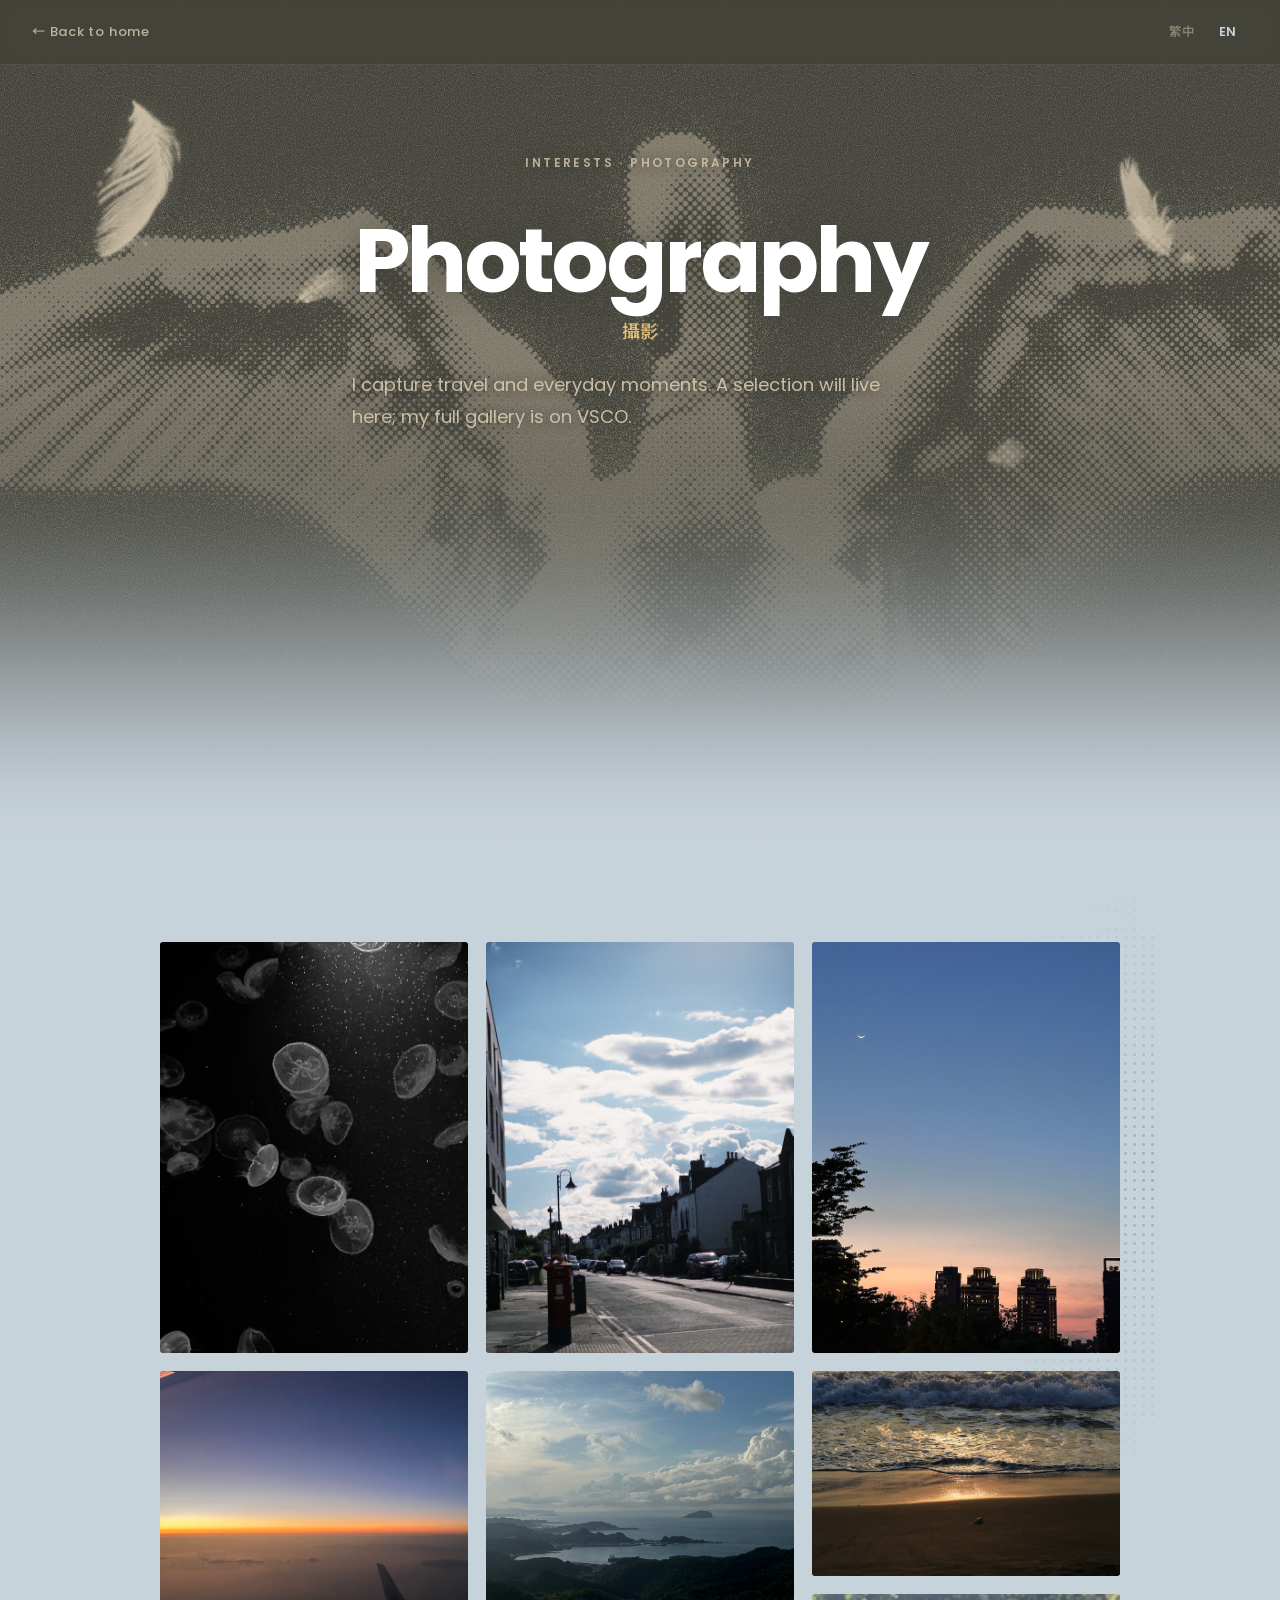
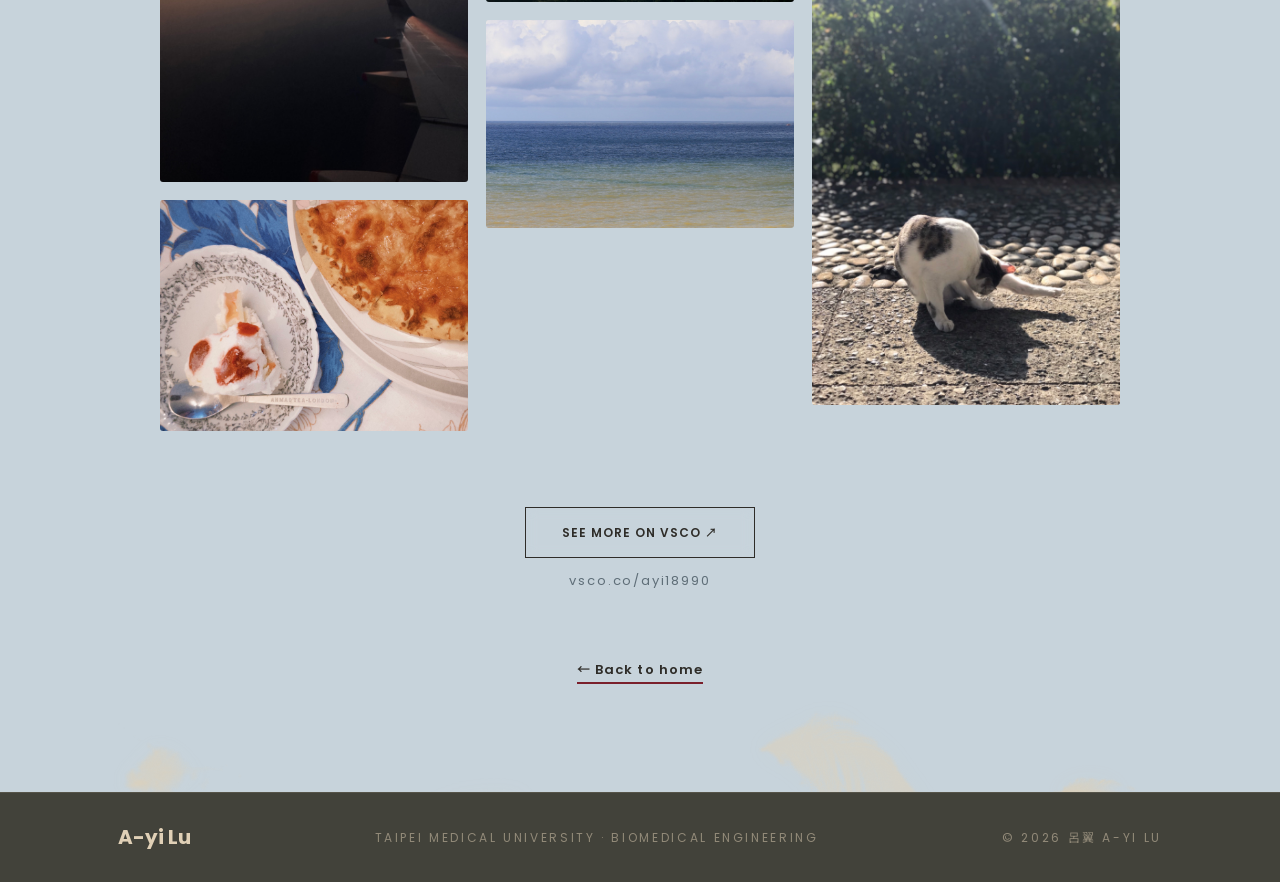
<file: photos.html>
<!doctype html>
<html lang="zh-Hant">
<head>
<meta charset="utf-8">
<meta name="viewport" content="width=device-width, initial-scale=1, viewport-fit=cover">
<title>攝影 · 呂翼 A-yi Lu</title>
<meta name="description" content="呂翼 A-yi Lu — 攝影作品">
<link rel="icon" href="favicon.svg" type="image/svg+xml">
<link rel="icon" href="favicon-32.png" sizes="32x32" type="image/png">
<link rel="apple-touch-icon" href="apple-touch-icon.png">
<link rel="preconnect" href="https://fonts.googleapis.com">
<link rel="preconnect" href="https://fonts.gstatic.com" crossorigin>
<link rel="stylesheet" href="https://fonts.googleapis.com/css2?family=Poppins:wght@300;400;500;600;700&family=Noto+Sans+TC:wght@300;400;500;700&display=swap">
<link rel="stylesheet" href="style.css?v=20261116a">
<link rel="stylesheet" href="sub.css?v=20261116a">
<link rel="stylesheet" href="theme.css?v=20261116a">
<link rel="stylesheet" href="sub-palette.css?v=20261116a">
</head>
<body class="subpage">
<header class="nav scrolled" id="nav">
  <div class="in">
    <a class="back" href="index.html#interests" id="back">← 回到首頁</a>
    <div class="lang" role="group" aria-label="Language">
      <button type="button" id="lang-zh" data-lang="zh" aria-pressed="true">繁中</button>
      <button type="button" id="lang-en" data-lang="en" aria-pressed="false">EN</button>
    </div>
  </div>
</header>
<main id="main"></main>
<footer>
  <div class="in">
    <span class="sig">A-yi Lu</span>
    <small id="foot-note"></small>
    <small id="copyright"></small>
  </div>
</footer>
<script src="photos-content.js?v=20261116a"></script>
<script src="photos.js?v=20261116a"></script>
<script src="feathers.js?v=20261116a"></script>
</body>
</html>
</file>
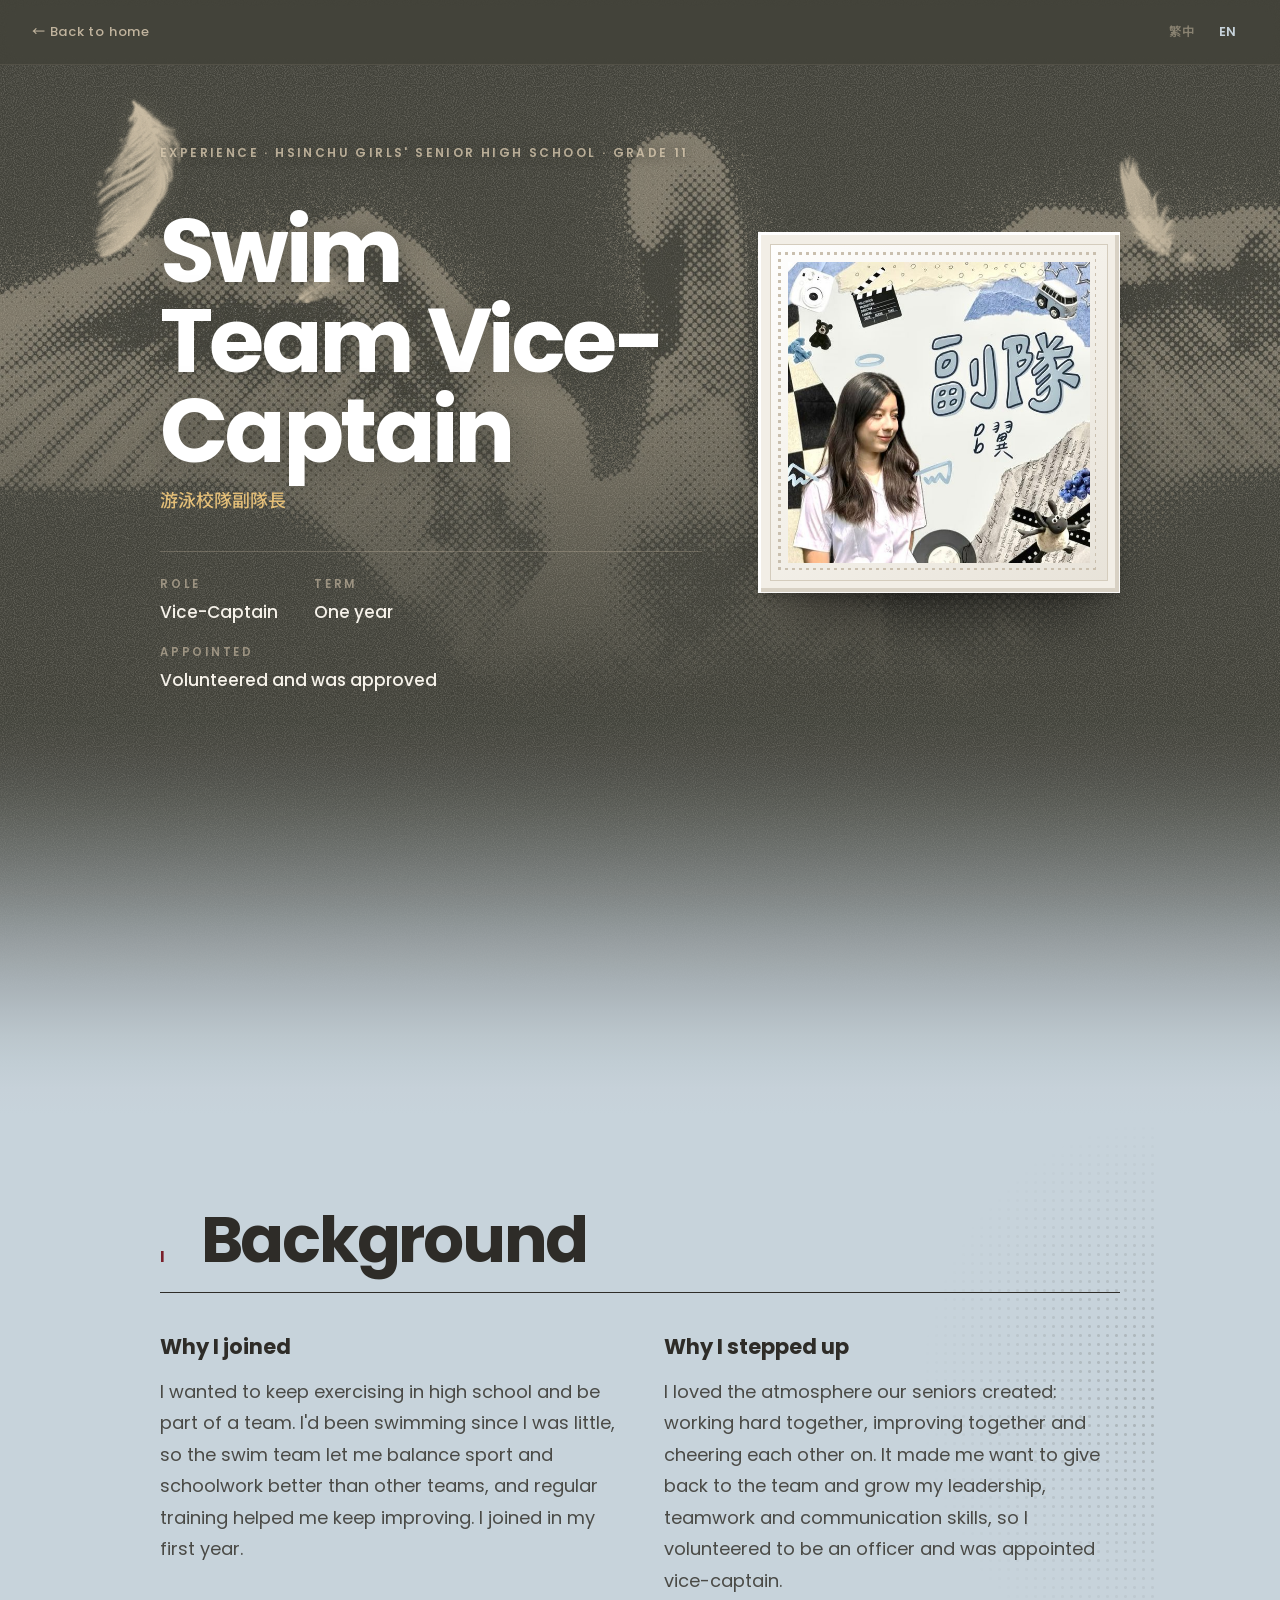
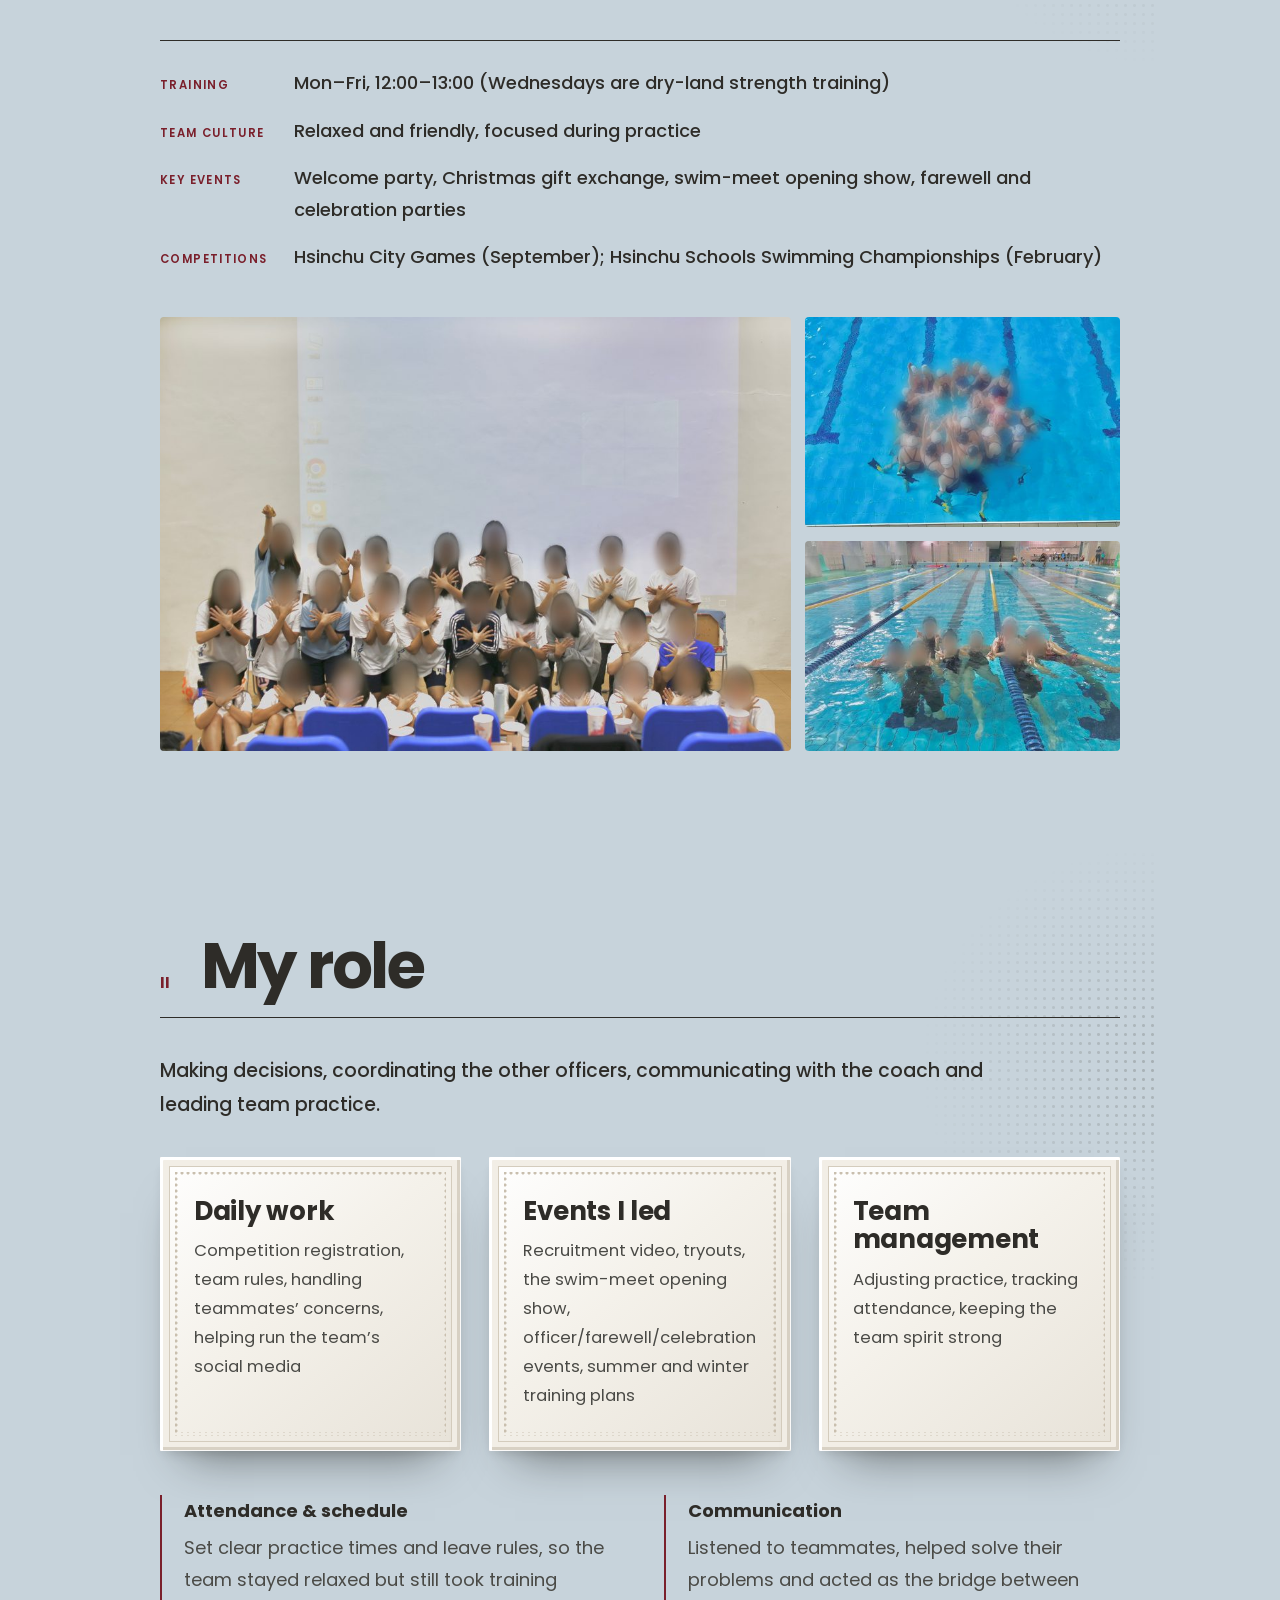
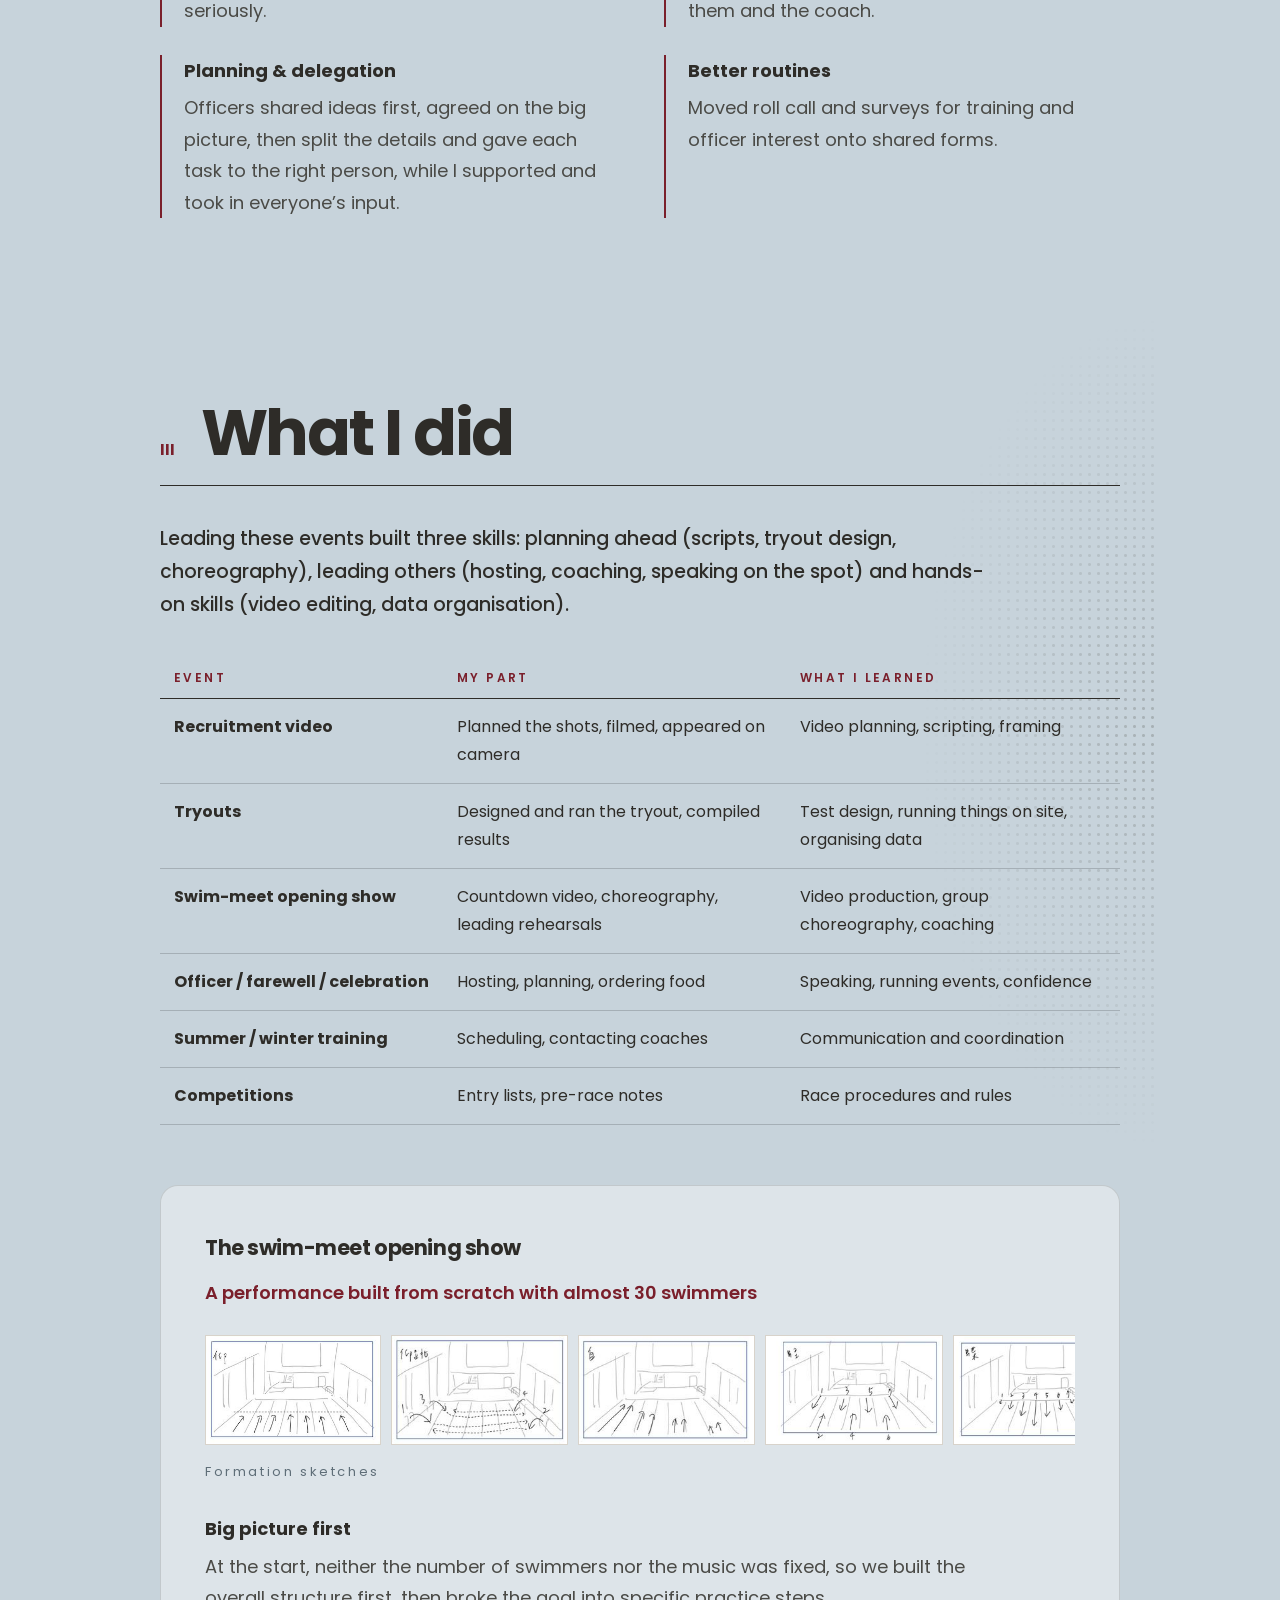
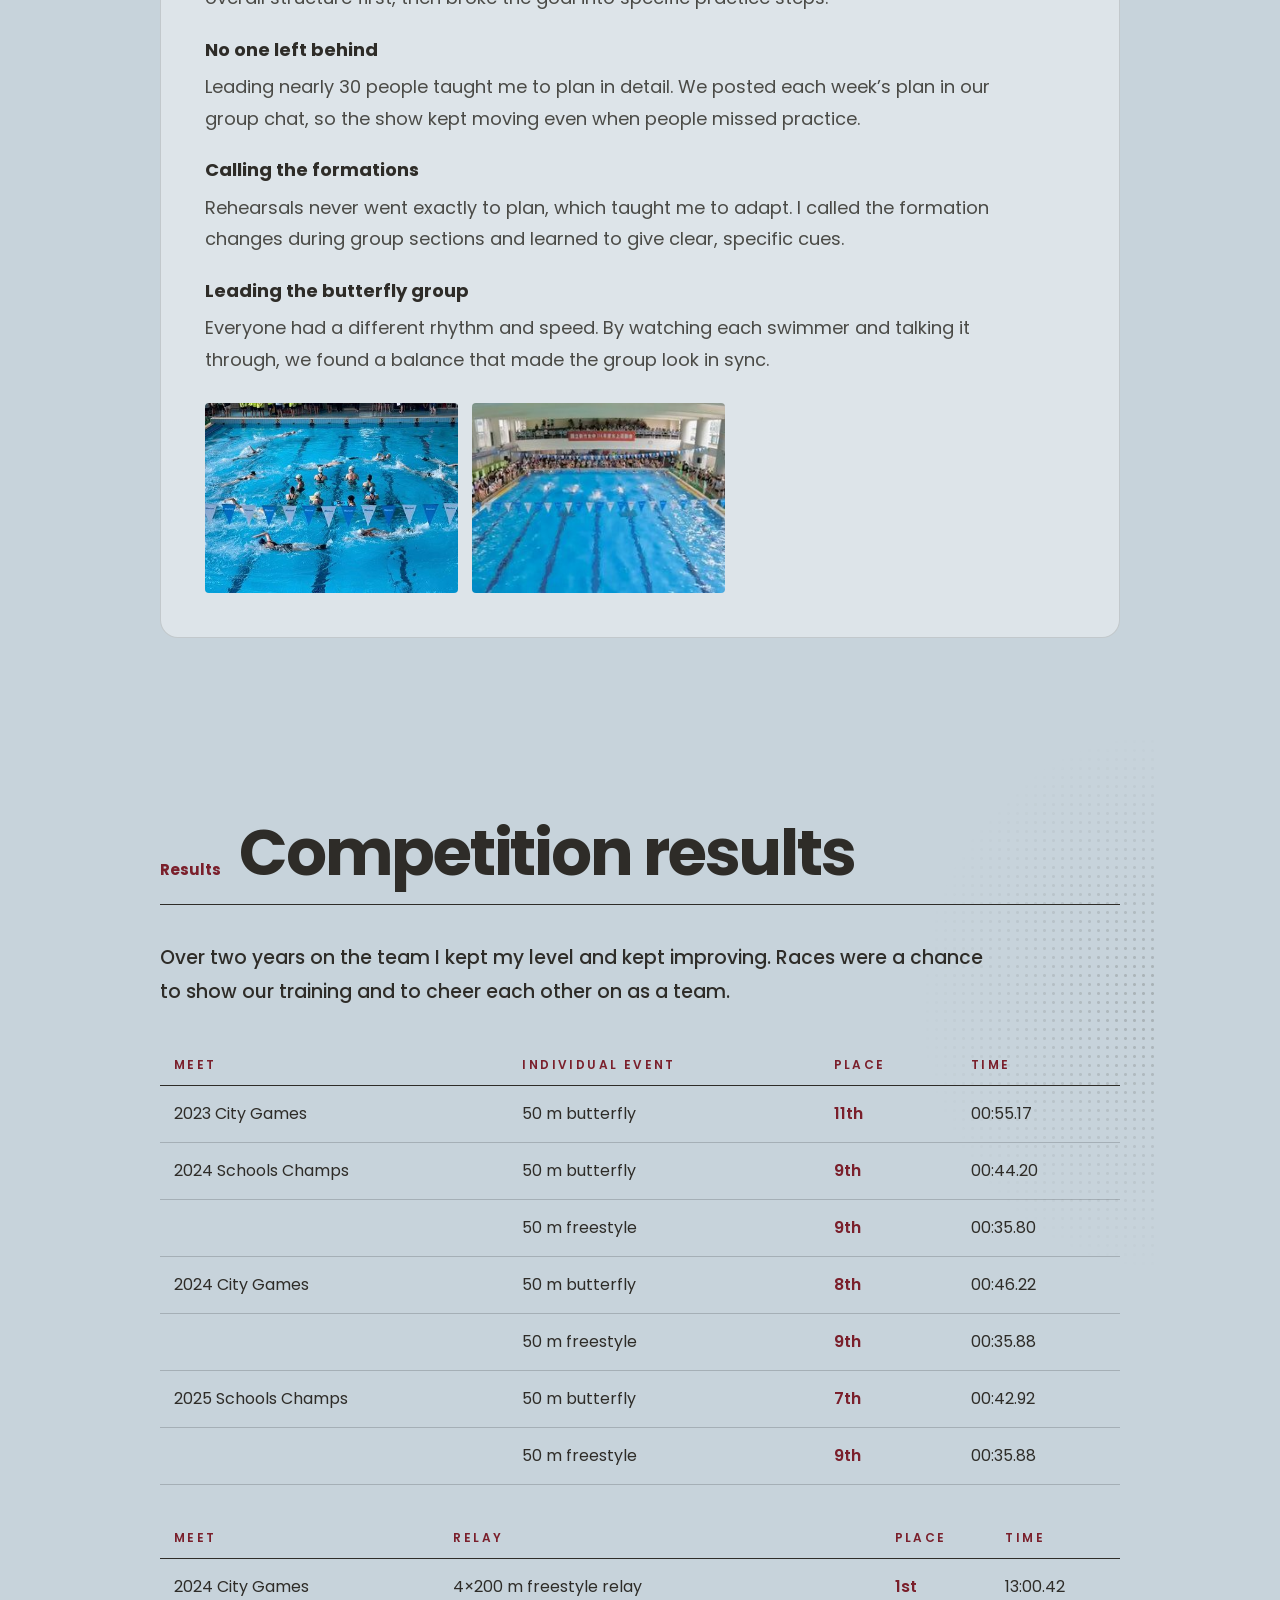
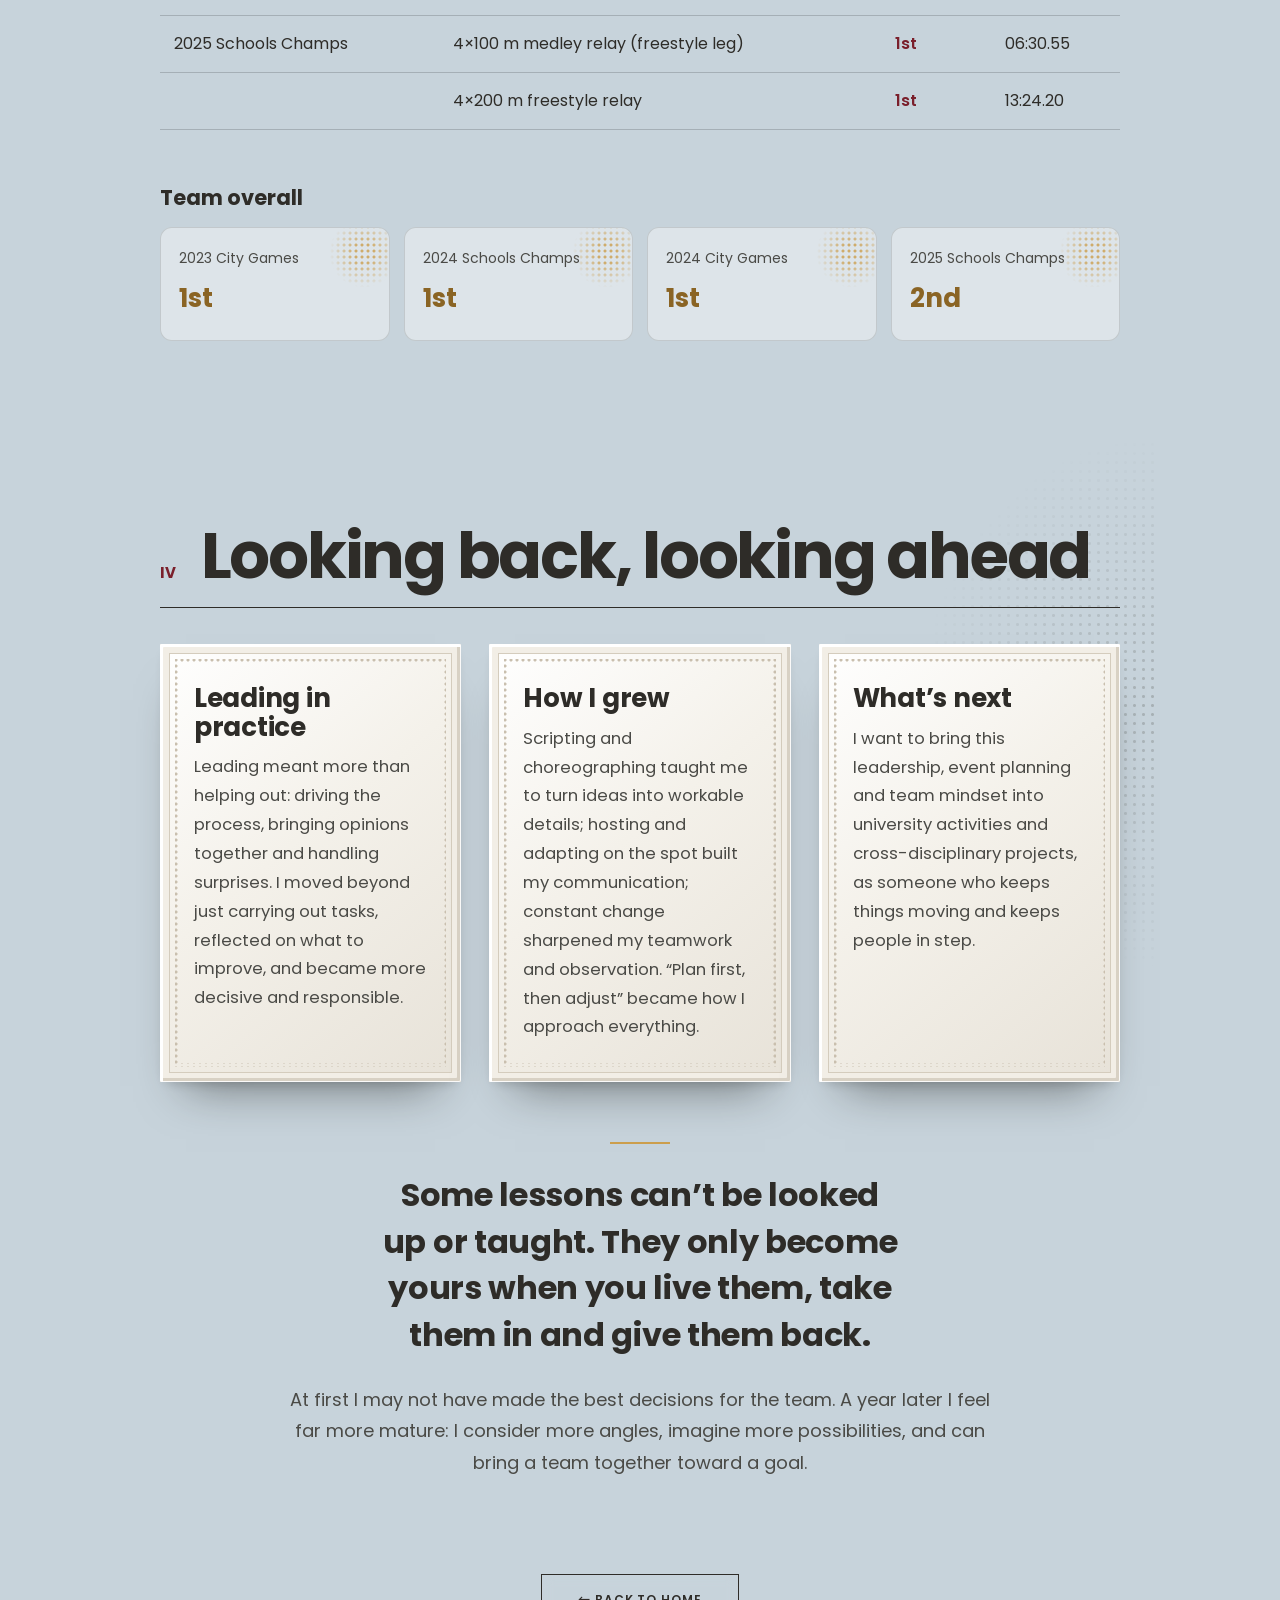
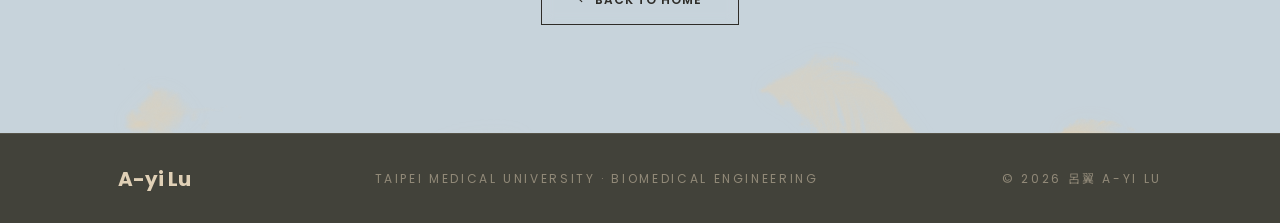
<file: swim.html>
<!doctype html>
<html lang="zh-Hant">
<head>
<meta charset="utf-8">
<meta name="viewport" content="width=device-width, initial-scale=1, viewport-fit=cover">
<title>游泳校隊副隊長 · 呂翼 A-yi Lu</title>
<meta name="description" content="呂翼 A-yi Lu — 新竹女中游泳校隊副隊長經歷">
<link rel="icon" href="favicon.svg" type="image/svg+xml">
<link rel="icon" href="favicon-32.png" sizes="32x32" type="image/png">
<link rel="apple-touch-icon" href="apple-touch-icon.png">
<link rel="preconnect" href="https://fonts.googleapis.com">
<link rel="preconnect" href="https://fonts.gstatic.com" crossorigin>
<link rel="stylesheet" href="https://fonts.googleapis.com/css2?family=Poppins:wght@300;400;500;600;700&family=Noto+Sans+TC:wght@300;400;500;700&display=swap">
<link rel="stylesheet" href="style.css?v=20261116a">
<link rel="stylesheet" href="sub.css?v=20261116a">
<link rel="stylesheet" href="theme.css?v=20261116a">
<link rel="stylesheet" href="sub-palette.css?v=20261116a">
</head>
<body class="subpage">
<header class="nav scrolled" id="nav">
  <div class="in">
    <a class="back" href="index.html#experience" id="back">← 回到首頁</a>
    <div class="lang" role="group" aria-label="Language">
      <button type="button" id="lang-zh" data-lang="zh" aria-pressed="true">繁中</button>
      <button type="button" id="lang-en" data-lang="en" aria-pressed="false">EN</button>
    </div>
  </div>
</header>
<main id="main"></main>
<footer>
  <div class="in">
    <span class="sig">A-yi Lu</span>
    <small id="foot-note"></small>
    <small id="copyright"></small>
  </div>
</footer>
<script src="swim-content.js?v=20261116a"></script>
<script src="sub.js?v=20261116a"></script>
<script src="feathers.js?v=20261116a"></script>
</body>
</html>
</file>
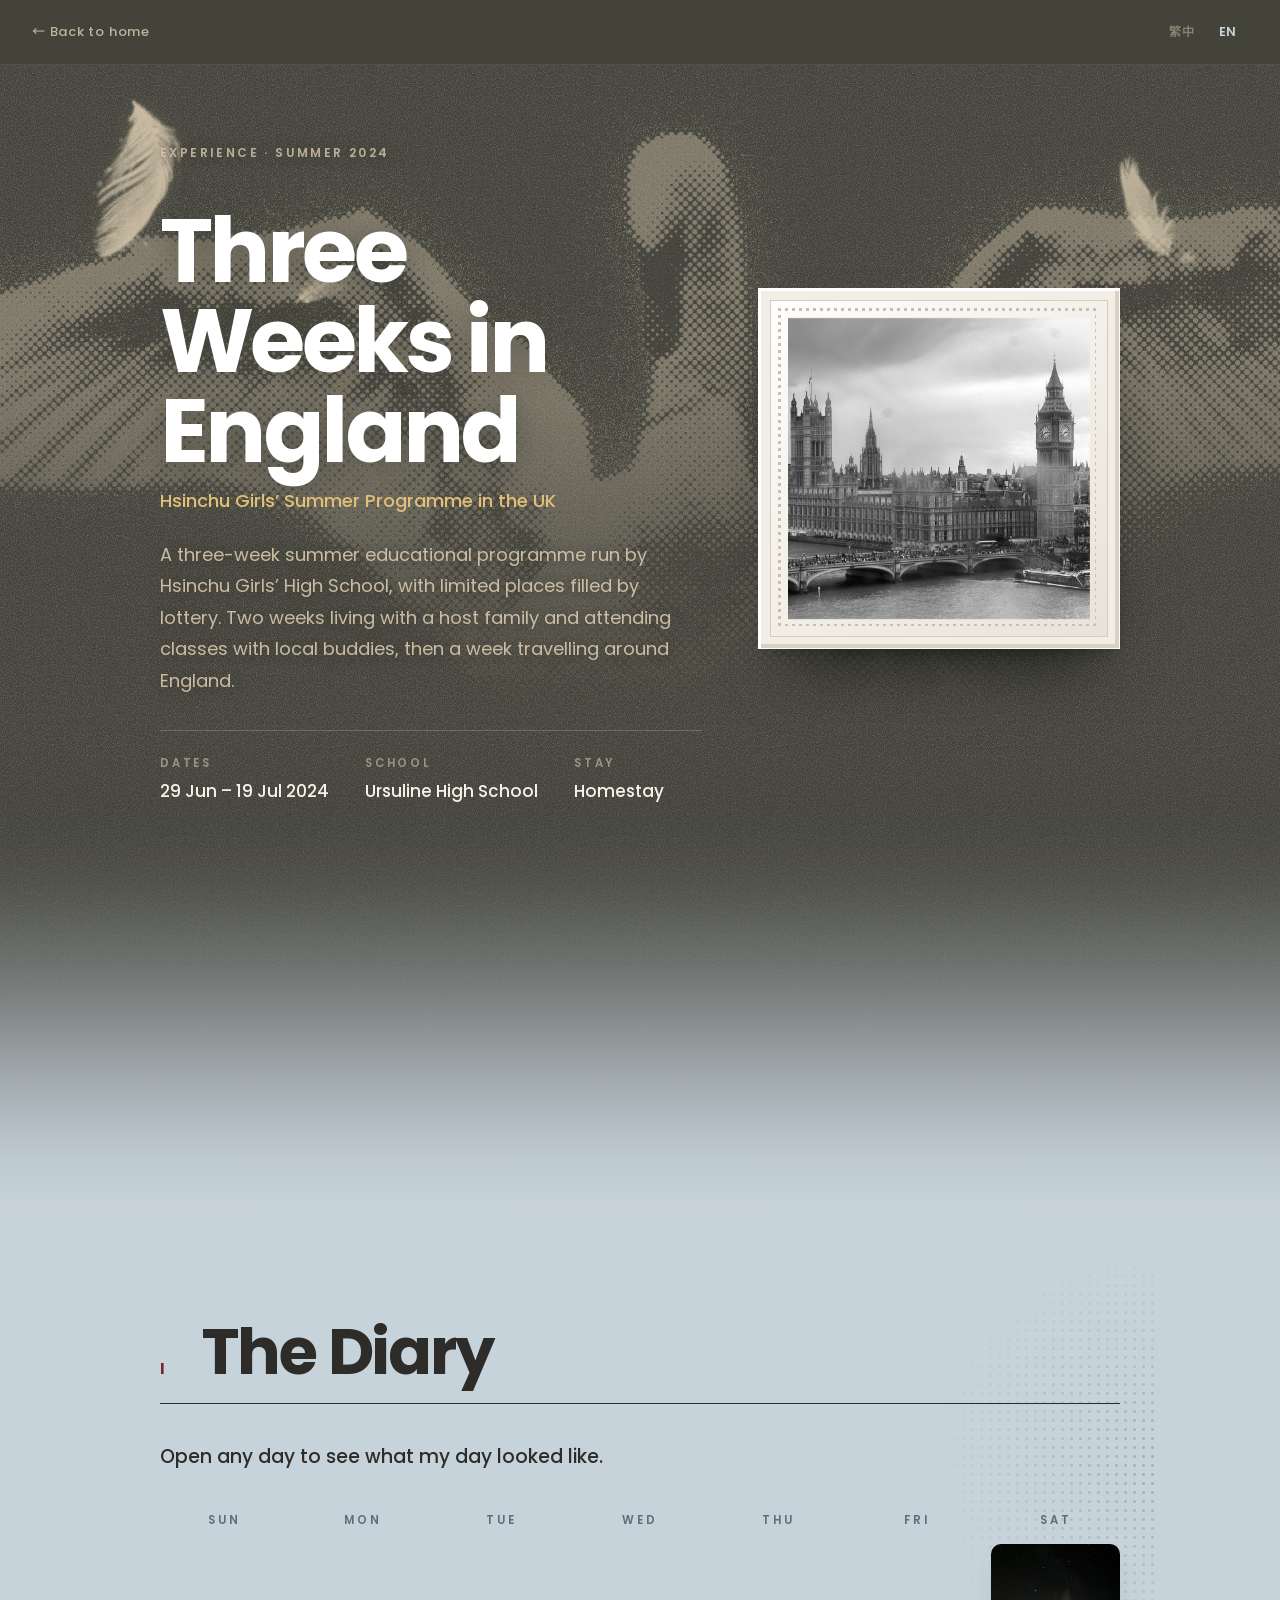
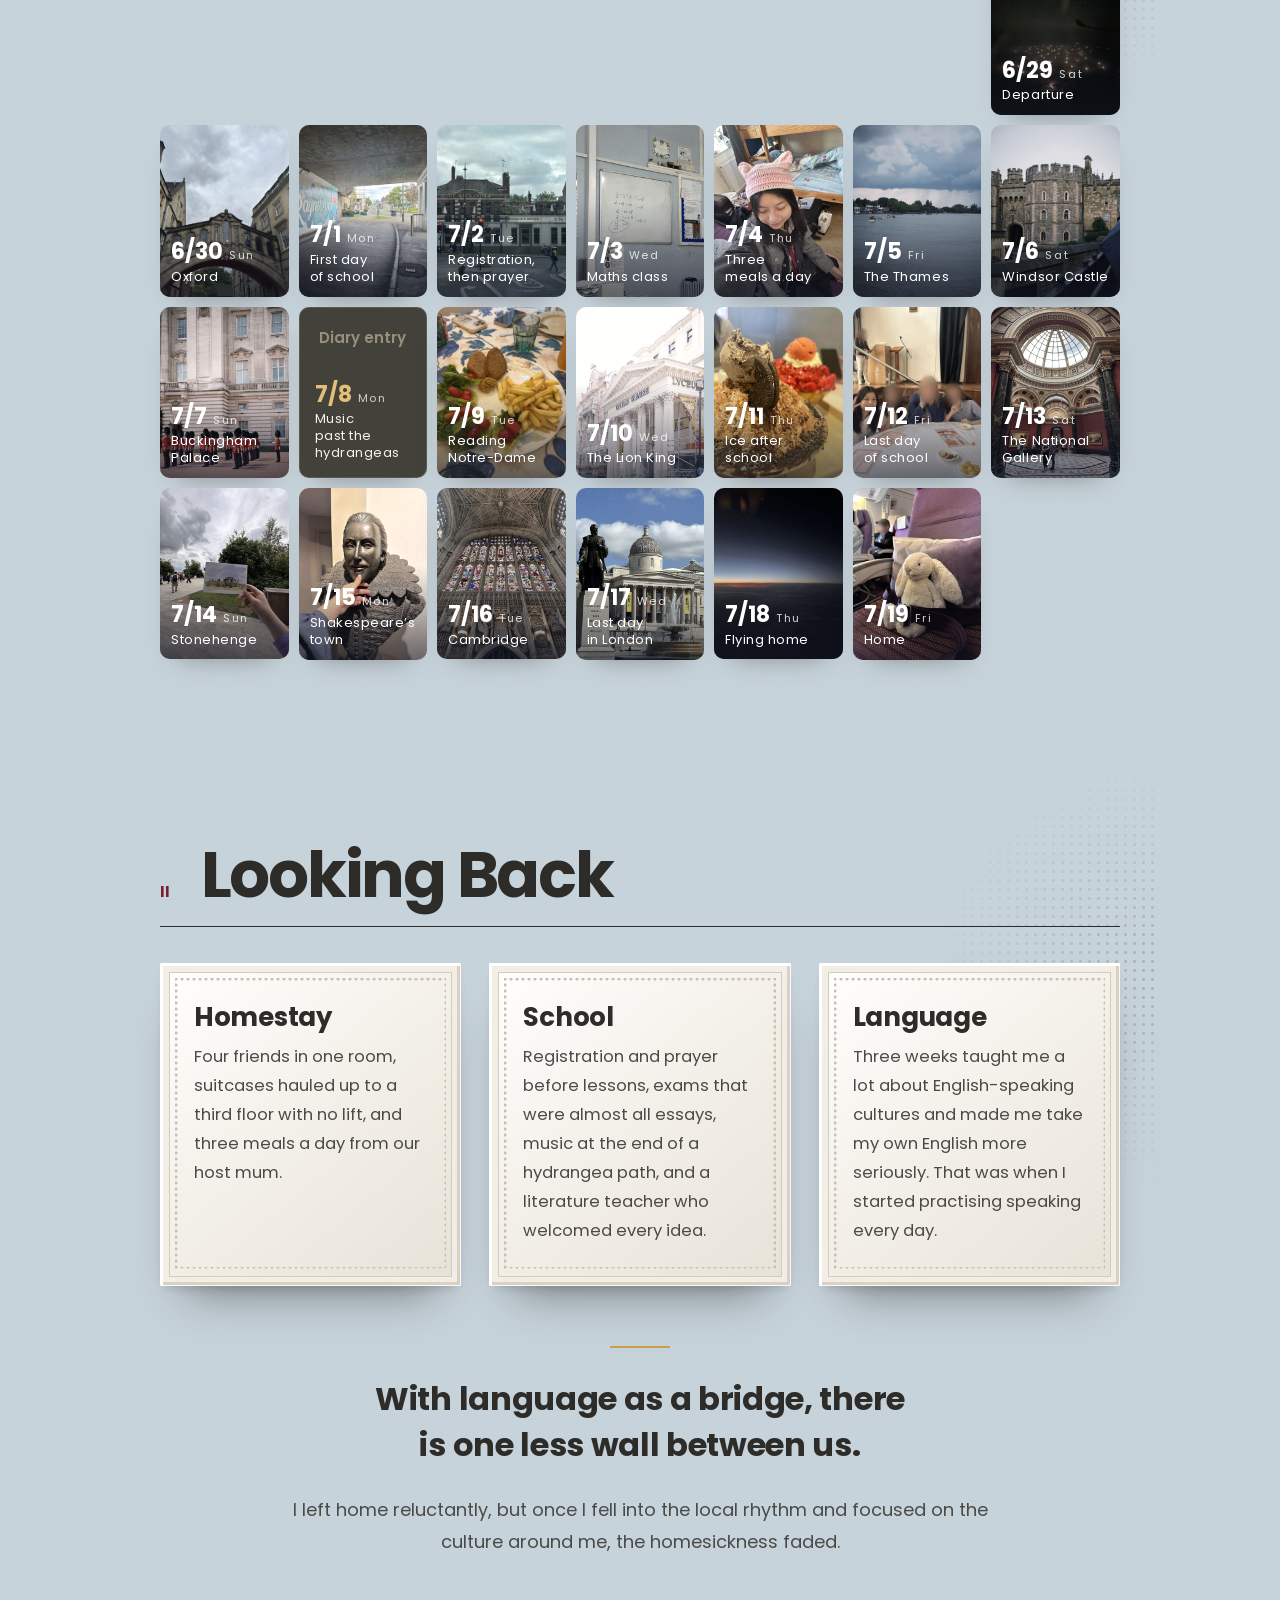
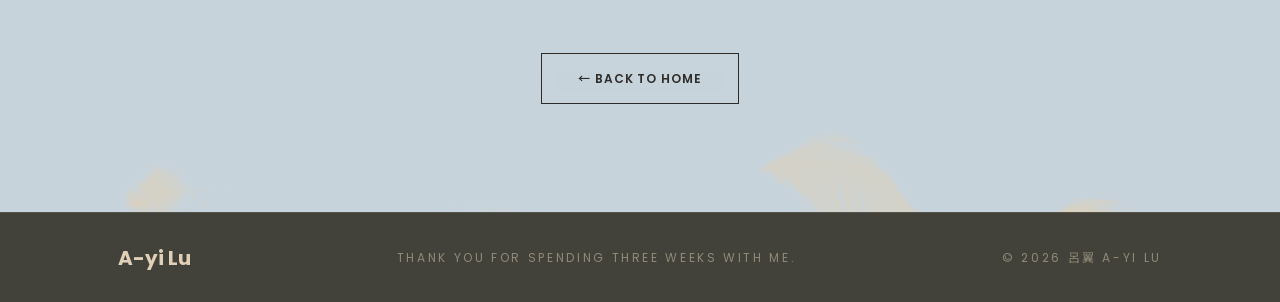
<file: uk.html>
<!doctype html>
<html lang="zh-Hant">
<head>
<meta charset="utf-8">
<meta name="viewport" content="width=device-width, initial-scale=1, viewport-fit=cover">
<title>英國教育旅行 · 呂翼 A-yi Lu</title>
<meta name="description" content="呂翼 A-yi Lu — 新竹女中 2024 暑期英國教育旅行 · 三週日記">
<link rel="icon" href="favicon.svg" type="image/svg+xml">
<link rel="icon" href="favicon-32.png" sizes="32x32" type="image/png">
<link rel="apple-touch-icon" href="apple-touch-icon.png">
<link rel="preconnect" href="https://fonts.googleapis.com">
<link rel="preconnect" href="https://fonts.gstatic.com" crossorigin>
<link rel="stylesheet" href="https://fonts.googleapis.com/css2?family=Poppins:wght@300;400;500;600;700&family=Noto+Sans+TC:wght@300;400;500;700&display=swap">
<link rel="stylesheet" href="style.css?v=20261116a">
<link rel="stylesheet" href="sub.css?v=20261116a">
<link rel="stylesheet" href="theme.css?v=20261116a">
<link rel="stylesheet" href="sub-palette.css?v=20261116a">
</head>
<body class="subpage">
<header class="nav scrolled" id="nav">
  <div class="in">
    <a class="back" href="index.html#experience" id="back">← 回到首頁</a>
    <div class="lang" role="group" aria-label="Language">
      <button type="button" id="lang-zh" data-lang="zh" aria-pressed="true">繁中</button>
      <button type="button" id="lang-en" data-lang="en" aria-pressed="false">EN</button>
    </div>
  </div>
</header>
<main id="main"></main>
<footer>
  <div class="in">
    <span class="sig">A-yi Lu</span>
    <small id="foot-note"></small>
    <small id="copyright"></small>
  </div>
</footer>
<script src="uk-content.js?v=20261116a"></script>
<script src="uk.js?v=20261116a"></script>
<script src="feathers.js?v=20261116a"></script>
<script src="fly.js?v=20261116a"></script>
</body>
</html>
</file>
<file: style.css>
/* ==========================================================
   字體設定 Fonts
   --body  內文：英文 Times New Roman、中文 新細明體
   --title 標題：Cormorant Garamond（優雅斜體，飄逸但好讀）
   ========================================================== */
:root{
  --fog:#F5F3EF; --mist:#ECE8E1; --marble:#F8F6F2; --stone:#BFB6A8; --stone-2:#DAD3C8;
  --ink:#27304A; --dusk:#6B6877; --pink:#7A1F2B;--wine:#7A1F2B; --water:#9DBFD2; --water-soft:#DCEAF1;
  --body:"Times New Roman",Times,"Noto Serif TC","Source Han Serif TC","Songti TC",serif;
  --title:"Cormorant Garamond","Times New Roman",Times,"Noto Serif TC","Source Han Serif TC",serif;
  --colw:clamp(40px,10vw,150px);
  color-scheme:light;
}
@media (max-width:600px){:root{--colw:30px}}
*{box-sizing:border-box}
html{scroll-behavior:smooth;scroll-padding-top:72px}
body{margin:0;background:var(--fog);color:var(--ink);font-family:var(--body);font-size:18px;line-height:1.75;-webkit-font-smoothing:antialiased;overflow-x:hidden}
body.zh{font-size:17px;line-height:1.95}
img{max-width:100%;display:block}
a{color:inherit}
:focus-visible{outline:1.5px solid var(--pink);outline-offset:4px}
.wrap{max-width:calc(1100px + 2 * var(--colw));margin:0 auto;padding-inline:calc(var(--colw) + 32px);position:relative;z-index:2}
@media (max-width:520px){.wrap{padding-inline:calc(var(--colw) + 16px)}}
.label{font-family:var(--body);font-size:12px;letter-spacing:.32em;text-transform:uppercase;color:var(--dusk)}
body.zh .label{letter-spacing:.3em;font-size:13px}

/* ---------- nav ---------- */
.nav{position:fixed;top:0;left:0;right:0;z-index:50;padding-top:env(safe-area-inset-top,0px);transition:background .6s,box-shadow .6s}
.nav.scrolled{background:rgba(245,243,239,.8);-webkit-backdrop-filter:blur(16px) saturate(1.2);backdrop-filter:blur(16px) saturate(1.2);box-shadow:0 1px 0 rgba(191,182,168,.35)}
.nav .in{display:flex;align-items:center;gap:28px;height:64px;margin:0 auto;padding-inline:calc(var(--colw) + 24px)}
.mono{font-family:var(--title);font-style:italic;font-weight:500;font-size:26px;line-height:1;text-decoration:none}
.links{display:flex;gap:30px;margin-left:auto}
.links a{font-size:12.5px;letter-spacing:.24em;text-transform:uppercase;text-decoration:none;color:var(--dusk);transition:color .3s}
body.zh .links a{letter-spacing:.3em;font-size:14px}
.links a:hover{color:var(--ink)}
.lang{display:inline-flex;border:1px solid var(--stone);border-radius:999px;padding:2px;font-size:13px;background:rgba(255,255,255,.75);-webkit-backdrop-filter:blur(8px);backdrop-filter:blur(8px)}
.lang button{all:unset;cursor:pointer;padding:4px 13px;border-radius:999px;color:var(--dusk);transition:background .35s,color .35s}
.lang button[aria-pressed="true"]{background:var(--ink);color:var(--fog)}
.lang button:focus-visible{outline:1.5px solid var(--pink)}
@media (max-width:760px){.links{display:none}.lang{margin-left:auto}.nav .in{padding-inline:calc(var(--colw) + 12px)}}

/* ---------- hero ---------- */
.hero{position:relative;overflow:visible;min-height:max(720px,min(100svh,980px));display:grid;place-items:center;background:#EEF1F2;z-index:1}
.hero-bg{position:absolute;inset:0;overflow:hidden;z-index:0}
.hero .scene{position:absolute;left:0;top:-4%;width:100%;height:108%;object-fit:cover;object-position:50% 50%;will-change:transform}
.hero .haze{position:absolute;inset:0;z-index:1;pointer-events:none;background:
  radial-gradient(ellipse 42% 34% at 50% 44%,rgba(255,255,255,.78) 0%,rgba(255,255,255,0) 100%),
  linear-gradient(to bottom,rgba(250,250,248,.55),rgba(250,250,248,0) 40%)}
.hero-text{position:relative;z-index:6;text-align:center;display:flex;flex-direction:column;align-items:center;padding:150px 24px 220px;max-width:760px}
.name{font-family:var(--title);font-style:italic;font-weight:400;font-size:clamp(64px,9vw,128px);line-height:.95;margin:.35em 0 0;letter-spacing:-.01em;text-shadow:0 0 40px rgba(255,255,255,.9)}
.name-zh{font-family:var(--body);font-size:clamp(20px,2vw,24px);letter-spacing:.8em;margin:.6em 0 0 .8em;color:var(--dusk)}
.rule{width:min(260px,60vw);height:1px;margin:26px 0 22px;background:linear-gradient(90deg,transparent,var(--pink),transparent)}
.tagline{font-family:var(--title);font-style:italic;font-weight:500;font-size:clamp(22px,2.3vw,28px);line-height:1.35;margin:0;max-width:24em;text-shadow:0 0 24px rgba(255,255,255,.9)}
body.zh .tagline{font-family:var(--body);font-style:normal;font-weight:400;font-size:clamp(19px,2vw,22px);letter-spacing:.12em}
.sub{font-size:16px;color:var(--dusk);margin:12px 0 0;max-width:32em;line-height:1.8;text-shadow:0 0 18px rgba(255,255,255,.95)}
body.zh .sub{letter-spacing:.06em;font-size:15.5px}
.enter{margin-top:36px;display:inline-flex;align-items:center;gap:12px;font-size:12.5px;letter-spacing:.34em;text-transform:uppercase;text-decoration:none;
  padding:14px 36px;border:1px solid rgba(39,48,74,.35);transition:background .5s,color .5s,border-color .5s;background:rgba(255,255,255,.55);-webkit-backdrop-filter:blur(6px);backdrop-filter:blur(6px)}
body.zh .enter{letter-spacing:.4em;font-size:14px}
.enter:hover{background:var(--ink);color:var(--fog);border-color:var(--ink)}
.star{width:13px;height:13px;fill:var(--pink);flex:none}
.hero-in>*{animation:rise 1.4s cubic-bezier(.22,1,.36,1) both}
.hero-in>*:nth-child(2){animation-delay:.1s}.hero-in>*:nth-child(3){animation-delay:.2s}.hero-in>*:nth-child(4){animation-delay:.28s}
.hero-in>*:nth-child(5){animation-delay:.36s}.hero-in>*:nth-child(6){animation-delay:.44s}.hero-in>*:nth-child(7){animation-delay:.52s}
@keyframes rise{from{opacity:.001;transform:translateY(22px);filter:blur(6px)}to{opacity:1;transform:none;filter:none}}
.swan{position:absolute;pointer-events:none}
.swan img{width:100%;height:auto}
.swan.in{z-index:3}
.swan.out{z-index:10}
.swan .bob{animation:bob 7s ease-in-out infinite}
.swan.s2 .bob{animation-duration:9s;animation-delay:-2s}
.swan.s3 .bob{animation-duration:8s;animation-delay:-4s}
.swan.s4 .bob{animation-duration:10s;animation-delay:-1s}
@keyframes bob{0%,100%{transform:translate(0,0) rotate(0)}50%{transform:translate(8px,-6px) rotate(-.8deg)}}
.hero .swan.in img{-webkit-mask-image:linear-gradient(to bottom,#000 72%,transparent 96%);mask-image:linear-gradient(to bottom,#000 72%,transparent 96%);opacity:.9;filter:blur(.3px)}
.hero .swan.in::after{content:"";position:absolute;left:-10%;right:-10%;bottom:2%;height:14%;border-radius:50%;background:radial-gradient(closest-side,rgba(157,191,210,.55),rgba(157,191,210,0));z-index:-1}
.hero .swan.trio{left:43%;bottom:calc(clamp(86px,12vh,116px) / 2 - 6px);width:min(11vw,160px)}
.hero .swan.wings{left:58%;bottom:calc(clamp(86px,12vh,116px) / 2 - 2px);width:min(3.6vw,52px)}
.hero .swan.littles{left:30%;bottom:calc(clamp(86px,12vh,116px) / 2 - 6px);width:min(9vw,130px)}
.swan.spread{left:calc(var(--colw) * .4);bottom:-230px;width:min(30vw,450px)}
.hero .swan.out img{-webkit-mask-image:linear-gradient(to bottom,#000 76%,transparent 97%);mask-image:linear-gradient(to bottom,#000 76%,transparent 97%)}
.hero .swan.out::after{content:"";position:absolute;left:-8%;right:-8%;bottom:1%;height:12%;border-radius:50%;background:radial-gradient(closest-side,rgba(120,160,185,.45),rgba(120,160,185,0));z-index:-1}
.swan.spread img{filter:drop-shadow(0 16px 20px rgba(80,110,140,.2))}
.swan.glide{right:calc(var(--colw) * .5);bottom:-200px;width:min(20vw,300px)}
.swan.glide img{filter:drop-shadow(0 12px 16px rgba(80,110,140,.18))}
@media (max-width:760px){
  .col-l{left:-100px}.col-r{right:-100px}  .hero-text{padding:120px 28px 230px}
  .hero .swan.trio{left:38%;width:26vw}
  .hero .swan.wings,.hero .swan.littles{display:none}
  .swan.spread{left:2%;bottom:-150px;width:50vw}
  .swan.glide{right:2%;bottom:-130px;width:34vw}
}


/* ---------- architecture: arch, pillars, nodes, balustrades ---------- */
:root{--shift:calc(var(--colw) * -0.5)}
.hero::before{content:"";position:absolute;left:0;right:0;top:0;height:30px;z-index:4;background:url(stone.jpg) center/cover;box-shadow:0 1px 0 #A99E8C,0 4px 10px rgba(39,48,74,.1)}
.arch-top,.arch-ring{position:absolute;top:0;left:calc(var(--colw) * .5 - 30px);right:calc(var(--colw) * .5 - 30px);height:max(150px,calc(var(--colw) * 1.65 + 30px));z-index:4;pointer-events:none;
  -webkit-mask-size:100% 100%;mask-size:100% 100%;-webkit-mask-repeat:no-repeat;mask-repeat:no-repeat}
.arch-top{background:url(stone.jpg) center top/auto 100% repeat-x;
  -webkit-mask-image:url("data:image/svg+xml,%3Csvg xmlns='http://www.w3.org/2000/svg' viewBox='0 0 1000 300' preserveAspectRatio='none'%3E%3Cpath d='M0 0H1000V300C1000 130 660 70 500 8C340 70 0 130 0 300Z'/%3E%3C/svg%3E");mask-image:url("data:image/svg+xml,%3Csvg xmlns='http://www.w3.org/2000/svg' viewBox='0 0 1000 300' preserveAspectRatio='none'%3E%3Cpath d='M0 0H1000V300C1000 130 660 70 500 8C340 70 0 130 0 300Z'/%3E%3C/svg%3E");filter:drop-shadow(0 10px 14px rgba(39,48,74,.18))}
.arch-ring{background:linear-gradient(180deg,rgba(255,255,255,.18),rgba(90,70,50,.18)),url(stone.jpg) center/auto 100% repeat-x;
  -webkit-mask-image:url("data:image/svg+xml,%3Csvg xmlns='http://www.w3.org/2000/svg' viewBox='0 0 1000 300' preserveAspectRatio='none'%3E%3Cpath d='M0 300C0 130 340 70 500 8C660 70 1000 130 1000 300H962C962 150 650 106 500 52C350 106 38 150 38 300Z'/%3E%3C/svg%3E");mask-image:url("data:image/svg+xml,%3Csvg xmlns='http://www.w3.org/2000/svg' viewBox='0 0 1000 300' preserveAspectRatio='none'%3E%3Cpath d='M0 300C0 130 340 70 500 8C660 70 1000 130 1000 300H962C962 150 650 106 500 52C350 106 38 150 38 300Z'/%3E%3C/svg%3E");filter:brightness(.93) drop-shadow(0 6px 8px rgba(39,48,74,.2))}
main{position:relative;overflow-x:clip}
.pillar{position:absolute;top:0;bottom:0;width:var(--colw);z-index:8;pointer-events:none;
  background:url(shaft.jpg) center top/100% auto repeat-y;filter:drop-shadow(0 0 20px rgba(39,48,74,.16))}
.pl{left:var(--shift)}
.pr{right:var(--shift);transform:scaleX(-1)}
.pillar .cap{position:absolute;left:50%;top:calc(var(--colw) * -0.55);z-index:2;width:calc(var(--colw) * 2.7);aspect-ratio:1020/830;transform:translateX(-50%);
  background:url(capital.webp) center/100% 100% no-repeat}
.pillar .base{display:none}
.node{display:none;position:absolute;top:-10px;width:calc(var(--colw) * 1.75);aspect-ratio:940/460;z-index:9;pointer-events:none;
  background:url(node.webp) center/100% 100% no-repeat;filter:drop-shadow(0 6px 10px rgba(39,48,74,.18))}
.nl{left:calc(var(--shift) + var(--colw) / 2);transform:translateX(-50%)}
.nr{right:calc(var(--shift) + var(--colw) / 2);transform:translateX(50%) scaleX(-1)}
.hero .balus,.balus-row{display:flex;flex-direction:column;filter:drop-shadow(0 -4px 10px rgba(39,48,74,.12))}
.rail-top,.rail-bot{background:linear-gradient(rgba(255,255,255,.28),rgba(0,0,0,.08)),url(stone.jpg) center/auto 200% repeat-x;flex:none;
  box-shadow:inset 0 -1px 0 rgba(120,100,75,.45),inset 0 1px 0 rgba(255,255,255,.6)}
.rail-top{height:22px}
.rail-bot{height:18px}
.bals{flex:1;background:linear-gradient(90deg,rgba(90,70,50,.28),rgba(255,255,255,.22) 42%,rgba(255,255,255,.1) 58%,rgba(90,70,50,.3)) 0 0/56px 100% repeat-x,url(stone.jpg) center/auto 100% repeat-x;
  -webkit-mask:url("data:image/svg+xml,%3Csvg xmlns='http://www.w3.org/2000/svg' viewBox='0 0 52 100' preserveAspectRatio='none'%3E%3Cpath d='M14 0H38V8H34C34 12 31 12 31 16C31 22 36 24 36 30C36 36 30 38 30 42C30 52 43 58 43 72C43 82 35 86 33 88H38V92H40V100H12V92H14V88H19C17 86 9 82 9 72C9 58 22 52 22 42C22 38 16 36 16 30C16 24 21 22 21 16C21 12 18 12 18 8H14Z'/%3E%3C/svg%3E") 0 0/56px 100% repeat-x;mask:url("data:image/svg+xml,%3Csvg xmlns='http://www.w3.org/2000/svg' viewBox='0 0 52 100' preserveAspectRatio='none'%3E%3Cpath d='M14 0H38V8H34C34 12 31 12 31 16C31 22 36 24 36 30C36 36 30 38 30 42C30 52 43 58 43 72C43 82 35 86 33 88H38V92H40V100H12V92H14V88H19C17 86 9 82 9 72C9 58 22 52 22 42C22 38 16 36 16 30C16 24 21 22 21 16C21 12 18 12 18 8H14Z'/%3E%3C/svg%3E") 0 0/56px 100% repeat-x}
.hero .balus{position:absolute;left:0;right:0;bottom:calc(clamp(86px,12vh,116px) / -2);height:clamp(86px,12vh,116px);z-index:6}
.front-water{position:absolute;left:0;right:0;top:calc(100% + clamp(86px,12vh,116px) / 2 - 8px);height:260px;z-index:5;pointer-events:none;
  background:url(water.jpg) center top/cover;
  -webkit-mask-image:linear-gradient(to bottom,#000 0,#000 40%,transparent 100%);mask-image:linear-gradient(to bottom,#000 0,#000 40%,transparent 100%)}
.balus-row{position:relative;height:96px;margin-block:-48px;z-index:7;pointer-events:none}
@media (max-width:600px){.balus-row{height:72px;margin-block:-36px}}
/* ---------- sections ---------- */
section.s{position:relative;padding-block:130px;overflow:hidden}
@media (max-width:600px){section.s{padding-block:90px}}
.s.alt{background:linear-gradient(to bottom,rgba(236,232,225,0) 0,var(--mist) 220px,var(--mist) calc(100% - 220px),rgba(236,232,225,0) 100%)}
.ghost{position:absolute;pointer-events:none;z-index:0;object-fit:cover;
  -webkit-mask-image:radial-gradient(closest-side,#000 25%,transparent 100%);mask-image:radial-gradient(closest-side,#000 25%,transparent 100%)}
.heading{display:flex;align-items:center;gap:26px;margin:0 0 64px}
.heading::before,.heading::after{content:"";flex:1;height:1px;background:linear-gradient(90deg,transparent,var(--stone))}
.heading::after{background:linear-gradient(90deg,var(--stone),transparent)}
.heading .t{display:flex;flex-direction:column;align-items:center;text-align:center}
.heading h2{font-family:var(--title);font-style:italic;font-weight:400;font-size:clamp(46px,6vw,70px);line-height:1;margin:0;padding:0 .1em}
.heading .zh-sub{font-size:15px;letter-spacing:.6em;color:var(--dusk);margin:12px 0 0 .6em}

/* about */
.about-s{padding:170px 0 110px;position:relative}
.about-visual{position:relative;height:clamp(620px,100vh,980px);display:flex;align-items:center}
.about-photo{position:absolute;right:calc(var(--colw) * .5);top:0;height:100%;width:auto;max-width:62%;aspect-ratio:1000/1498;object-fit:cover;object-position:60% 0;z-index:0;
  -webkit-mask-image:linear-gradient(to right,transparent 0%,rgba(0,0,0,.35) 22%,#000 52%),linear-gradient(to bottom,transparent 0,#000 14%,#000 80%,transparent 100%);
  -webkit-mask-composite:source-in;
  mask-image:linear-gradient(to right,transparent 0%,rgba(0,0,0,.35) 22%,#000 52%),linear-gradient(to bottom,transparent 0,#000 14%,#000 80%,transparent 100%);mask-composite:intersect;
  filter:saturate(.9) brightness(1.04)}
.about-title{width:100%;position:relative;z-index:2}
.about-title h2{font-family:var(--title);font-style:italic;font-weight:400;font-size:clamp(84px,11vw,168px);line-height:1;margin:0;color:var(--ink);text-shadow:0 0 40px rgba(245,243,239,.9)}
.about-body{display:grid;grid-template-columns:1.25fr .9fr;gap:64px;align-items:start;margin-top:-40px;font-size:20px}
body.zh .about-body{font-size:18.5px}
@media (max-width:900px){.about-body{grid-template-columns:1fr;gap:28px}}
.about-body h3{font-family:var(--title);font-size:clamp(32px,3.8vw,46px);font-weight:500;font-style:italic;line-height:1.25;margin:0 0 24px;text-wrap:balance}
body.zh .about-body h3{font-family:var(--body);font-style:normal;font-weight:700;letter-spacing:.06em;font-size:clamp(25px,2.9vw,32px);line-height:1.55}
.about-body p{margin:0 0 1em}
.about-intro p:last-child{color:var(--dusk)}
.facts{margin:6px 0 0;padding:0 0 0 32px;border-left:1px solid rgba(191,182,168,.6);display:grid;gap:16px}
@media (max-width:900px){.facts{padding:24px 0 0;border-left:0;border-top:1px solid rgba(191,182,168,.6)}}
.facts div{display:grid;grid-template-columns:96px 1fr;gap:14px;align-items:baseline}
.facts dt{font-size:12px;letter-spacing:.24em;text-transform:uppercase;color:#A1978A}
body.zh .facts dt{letter-spacing:.3em;font-size:14px}
.facts dd{margin:0;font-size:18px}
body.zh .facts dd{font-size:17px}
@media (max-width:600px){
  .about-visual{height:auto;display:block;padding-top:40px}
  .about-photo{position:relative;display:block;width:70%;max-width:none;margin-left:auto;margin-right:0;height:auto;aspect-ratio:1000/1498;object-position:60% 0}
  .about-title{position:absolute;left:0;bottom:18%}
  .about-body{margin-top:0;font-size:18px}
  .facts div{grid-template-columns:1fr;gap:0}
}

/* timeline */
.tl{list-style:none;margin:0 auto;padding:0;max-width:820px;position:relative}
.tl::before{content:"";position:absolute;left:150px;top:6px;bottom:6px;width:1px;background:linear-gradient(transparent,var(--stone) 8%,var(--stone) 92%,transparent)}
.tl li{display:grid;grid-template-columns:130px 1fr;gap:41px;padding-block:22px;position:relative}
.tl li::after{content:"";position:absolute;left:146px;top:33px;width:9px;height:9px;border-radius:50%;background:var(--fog);border:1px solid var(--pink)}
.tl li.soon::after{background:var(--pink)}
.when{white-space:pre-line;line-height:1.5;font-size:13px;letter-spacing:.16em;color:var(--dusk);text-align:right;padding-top:6px;text-transform:uppercase}
body.zh .when{letter-spacing:.2em;font-size:14px}
.tl h4{margin:0;font-size:21px;font-weight:700;line-height:1.4}
body.zh .tl h4{font-size:18px;letter-spacing:.05em}
.tl p{margin:6px 0 0;color:var(--dusk);max-width:34em}
.badge{display:inline-block;font-size:11px;letter-spacing:.2em;text-transform:uppercase;color:#fff;background:var(--pink);padding:2px 9px;margin-left:10px;vertical-align:3px;white-space:nowrap;font-weight:400}
@media (max-width:600px){
  .tl::before{left:4px}
  .tl li{grid-template-columns:1fr;gap:2px;padding-left:30px}
  .tl li::after{left:0;top:30px}
  .when{text-align:left}
}

/* interlude */
.interlude{position:relative;overflow:hidden;background:var(--fog)}
.interlude .bg{display:block;width:100%;height:auto;min-height:560px;object-fit:cover;object-position:50% 20%;opacity:.6;
  -webkit-mask-image:linear-gradient(to bottom,transparent 0,#000 16%,#000 80%,transparent 100%);mask-image:linear-gradient(to bottom,transparent 0,#000 16%,#000 80%,transparent 100%)}
.interlude p{position:absolute;left:50%;top:44%;transform:translate(-50%,-50%);z-index:3;margin:0;width:max-content;max-width:80vw;text-align:center;display:flex;flex-direction:column;gap:.1em;
  font-family:var(--title);font-style:italic;font-weight:600;font-size:clamp(38px,5.4vw,72px);line-height:1.2;color:var(--ink);text-shadow:0 0 30px rgba(255,255,255,.95),0 0 60px rgba(255,255,255,.8)}
.interlude p.pre{transform:translate(-50%,calc(-50% + 30px))}
body.zh .interlude p{font-family:var(--body);font-style:normal;font-weight:700;font-size:clamp(24px,3.4vw,38px);letter-spacing:.35em;padding-left:.35em}
.interlude .swan.sea{z-index:2}
.interlude .swan.sea img{-webkit-mask-image:linear-gradient(to bottom,#000 74%,transparent 98%);mask-image:linear-gradient(to bottom,#000 74%,transparent 98%)}
.interlude .swan.trio{left:18%;bottom:22%;width:min(20vw,300px)}
.interlude .swan.glide{left:56%;bottom:18%;width:min(18vw,270px)}
.interlude .swan.littles{left:36%;bottom:30%;width:min(14vw,210px);opacity:.8}

/* interests */
.cards{display:grid;grid-template-columns:repeat(3,1fr);gap:28px}
@media (max-width:820px){.cards{grid-template-columns:1fr}}
.card{position:relative;padding:42px 32px 36px;background:rgba(255,255,255,.55);border:1px solid rgba(191,182,168,.45);text-align:center;transition:transform .7s cubic-bezier(.22,1,.36,1),box-shadow .7s}
.card::before{content:"";position:absolute;inset:6px;border:1px solid rgba(191,182,168,.28);pointer-events:none}
.card:hover{transform:translateY(-6px);box-shadow:0 28px 50px -24px rgba(39,48,74,.25)}
.card .big{font-family:var(--title);font-style:italic;font-size:44px;line-height:1.1;margin:0;font-weight:500}
body.zh .card .big{font-family:var(--body);font-style:normal;font-size:28px;letter-spacing:.3em;margin-left:.3em;font-weight:700;line-height:1.4}
.card .alt{font-size:12px;letter-spacing:.3em;color:var(--pink);margin:8px 0 16px;text-transform:uppercase}
body.zh .card .alt{font-family:var(--title);font-style:italic;font-size:22px;letter-spacing:0;text-transform:none;margin:4px 0 12px}
.card p{margin:0;color:var(--dusk);font-size:16.5px}
body.zh .card p{font-size:15.5px}

/* contact */
.contact{max-width:640px;margin:0 auto;text-align:center}
.contact .lead{font-size:20px;color:var(--dusk);margin:0 0 44px;line-height:1.7}
body.zh .contact .lead{font-size:17px;line-height:2}
.rows{display:grid;text-align:left;border-top:1px solid rgba(191,182,168,.6)}
.row{display:flex;align-items:center;gap:18px;padding:20px 4px;border-bottom:1px solid rgba(191,182,168,.6);text-decoration:none;transition:padding .5s,background .5s}
a.row:hover{padding-inline:14px;background:rgba(220,234,241,.5)}
.row .k{font-size:12px;letter-spacing:.26em;text-transform:uppercase;color:#A1978A;width:100px;flex:none}
.row .v{flex:1;min-width:0;overflow-wrap:anywhere;font-size:19px;user-select:all}
a.row .v,a.v{user-select:auto;text-decoration:none}
a.v:hover{text-decoration:underline;text-underline-offset:4px}
.row .go{color:var(--dusk)}
.copy{all:unset;cursor:pointer;font-size:12px;letter-spacing:.2em;text-transform:uppercase;padding:8px 14px;border:1px solid var(--stone);transition:background .4s,color .4s;flex:none}
.copy:hover{background:var(--ink);color:var(--fog);border-color:var(--ink)}
.copy:focus-visible{outline:1.5px solid var(--pink)}

footer{background:var(--ink);color:#A4A1B5;position:relative;z-index:2}
footer .in{max-width:1100px;margin:0 auto;padding:34px 28px calc(34px + env(safe-area-inset-bottom,0px));display:flex;flex-wrap:wrap;gap:12px 28px;align-items:center;justify-content:space-between}
footer .sig{font-family:var(--title);font-style:italic;font-size:28px;color:#E2DDE8;line-height:1}
footer small{font-size:12px;letter-spacing:.22em;text-transform:uppercase}
body.zh footer small{letter-spacing:.2em;font-size:13px;text-transform:none}

/* reveal + language fade */
.rv{transition:opacity 1.1s cubic-bezier(.22,1,.36,1),transform 1.1s cubic-bezier(.22,1,.36,1),filter 1.1s}
.rv.pre{opacity:0;transform:translateY(34px);filter:blur(4px)}
main.fading{animation:langfade .5s ease}
@keyframes langfade{from{opacity:.25;filter:blur(3px)}to{opacity:1;filter:none}}

@media (prefers-reduced-motion:reduce){
  *,*::before,*::after{animation:none!important;transition:none!important}
  .rv.pre{opacity:1;transform:none;filter:none}
  html{scroll-behavior:auto}
}
@media (max-width:900px){
  .swan.spread{left:-12%;bottom:-8%;width:56%}
  .swan.glide{right:-8%;bottom:-5%;width:34%}
}
@media (max-width:520px){.row{gap:10px}.row .k{width:auto;min-width:0;font-size:10.5px;letter-spacing:.14em}.row .v{font-size:16px}}

/* interlude Z layout */
.interlude p .l1{align-self:flex-start;transform:translateX(-22%)}
.interlude p .l2{align-self:flex-end;transform:translateX(22%)}
body.zh .interlude p .l1{transform:translateX(-30%)}
body.zh .interlude p .l2{transform:translateX(30%)}

/* interests: stone door-frame cards */
.card{background:linear-gradient(rgba(250,246,239,.78),rgba(244,238,228,.78)),url(stone.jpg) center/cover;border:1px solid #BFB09A;
  box-shadow:inset 0 0 0 7px #F6F1E8,inset 0 0 0 8px #C9BBA5,inset 0 0 0 13px #EFE7DA,inset 0 0 0 14px #BBAB93,inset 0 0 0 19px #F3EDE3,inset 0 0 0 20px #D2C5B1,0 18px 40px -26px rgba(60,45,30,.4)}
.card::before{inset:26px;border:1px solid rgba(160,143,118,.35)}
.card:hover{box-shadow:inset 0 0 0 7px #F6F1E8,inset 0 0 0 8px #C9BBA5,inset 0 0 0 13px #EFE7DA,inset 0 0 0 14px #BBAB93,inset 0 0 0 19px #F3EDE3,inset 0 0 0 20px #D2C5B1,0 30px 50px -24px rgba(60,45,30,.45)}
.card{padding:54px 40px 48px}
.card .alt,body.zh .card .alt{color:var(--wine)}
.works .card{max-width:520px;margin:0 auto}
.works .card p{font-size:17px}

/* no monogram */
.links{margin-left:auto}
@media (max-width:760px){.lang{margin-left:auto}}
@media (max-width:600px){.about-s .wrap{padding-top:0}}

/* junction swans */
.swan.junc{z-index:10}
.swan.junc img{-webkit-mask-image:linear-gradient(to bottom,#000 76%,transparent 97%);mask-image:linear-gradient(to bottom,#000 76%,transparent 97%)}
.swan.junc::after{content:"";position:absolute;left:-8%;right:-8%;bottom:1%;height:12%;border-radius:50%;background:radial-gradient(closest-side,rgba(120,160,185,.45),rgba(120,160,185,0));z-index:-1}
.swan.j1{left:46%;bottom:-150px;width:min(7vw,100px)}
.swan.j2{left:30%;bottom:-175px;width:min(12vw,170px);opacity:.85}
@media (max-width:760px){.swan.j1{left:48%;bottom:-100px;width:14vw}.swan.j2{display:none}}

/* ===== B version: architecture only at the entrance, calm content below ===== */
.wrap{max-width:1100px;padding-inline:40px}
@media (max-width:520px){.wrap{padding-inline:22px}}
.hero .pillar{bottom:calc(clamp(86px,12vh,116px) / -2 + 10px)}
.pillar,.arch-top,.arch-ring,.hero::before,.rail-top,.rail-bot,.bals{filter:saturate(.55) brightness(1.03)}
.arch-top{filter:saturate(.55) brightness(1.03) drop-shadow(0 10px 14px rgba(39,48,74,.14))}
.s.alt{background:transparent}
section.s{padding-block:150px}
.about-s{padding-top:190px}
.heading{margin-bottom:72px}
.heading::before,.heading::after{background:linear-gradient(90deg,transparent,rgba(191,182,168,.7))}
.heading::after{background:linear-gradient(90deg,rgba(191,182,168,.7),transparent)}
.card{background:#FBF9F5}
.about-photo{aspect-ratio:1000/996;height:88%;top:6%;object-position:60% 0}
@media (max-width:600px){.about-photo{height:auto;top:0;aspect-ratio:1000/996}}

/* photo smaller */
.about-photo{height:70%;top:14%}
/* read-more links (future experience pages) */
.tl .more{display:inline-block;margin-top:8px;font-size:14px;letter-spacing:.12em;color:var(--wine);text-decoration:none;border-bottom:1px solid rgba(122,31,43,.35)}
.tl .more:hover{border-bottom-color:var(--wine)}
/* swan easter egg */
.swan{pointer-events:auto;cursor:pointer}
.swan>.bob{transition:transform 2.6s cubic-bezier(.45,0,.2,1),opacity 2.6s ease}
.swan.away>.bob{transform:translateX(38vw) translateY(-6px) scale(.92)!important;opacity:0;animation-play-state:paused}
.swan.back>.bob{animation:swim-back 2.4s cubic-bezier(.2,.7,.2,1) both}
@keyframes swim-back{from{transform:translateX(-22vw);opacity:0}to{transform:none;opacity:1}}
.swan .ripple{position:absolute;width:24px;height:8px;margin:-4px 0 0 -12px;border-radius:50%;border:1.5px solid rgba(255,255,255,.9);
  box-shadow:0 0 0 1px rgba(120,160,185,.35);animation:ripple 1.6s ease-out forwards;pointer-events:none;z-index:2}
@keyframes ripple{to{transform:scale(9);opacity:0}}
@media (prefers-reduced-motion:reduce){.swan.away>.bob{opacity:.25}}
.hero-text{pointer-events:none}
.hero-text a,.hero-text p,.hero-text h1{pointer-events:auto}

.about-photo{height:56%;top:22%}
@media (max-width:600px){.about-photo{width:56%}}

/* continuous fluted shaft (drawn, no repeating photo) */
.pillar{background:
  linear-gradient(90deg,rgba(95,80,60,.34) 0%,rgba(95,80,60,.12) 16%,rgba(255,255,255,.30) 40%,rgba(255,255,255,.12) 58%,rgba(95,80,60,.16) 80%,rgba(95,80,60,.38) 100%),
  linear-gradient(90deg,#CFC5B5 0%,#EDE7DD 18%,#FAF7F2 48%,#E8E1D5 80%,#C8BEAD 100%) 0 0/calc(var(--colw) / 7) 100% repeat-x,
  #ECE5D9}
/* photo: soft mist on every edge instead of one hard fade */
.about-photo{-webkit-mask-image:radial-gradient(ellipse 56% 58% at 50% 54%,#000 28%,rgba(0,0,0,.7) 46%,rgba(0,0,0,.28) 64%,rgba(0,0,0,.06) 78%,transparent 88%);mask-image:radial-gradient(ellipse 56% 58% at 50% 54%,#000 28%,rgba(0,0,0,.7) 46%,rgba(0,0,0,.28) 64%,rgba(0,0,0,.06) 78%,transparent 88%);-webkit-mask-composite:source-over;mask-composite:add}
/* right swan: swan7 */
.hero .swan.glide{width:min(26vw,380px)}
@media (max-width:760px){.hero .swan.glide{width:42vw}}

.about-photo{height:66%;top:17%}

.card-more{display:inline-block;margin-top:14px;font-size:14px;letter-spacing:.12em;color:var(--wine);text-decoration:none;border-bottom:1px solid rgba(122,31,43,.35)}
.card-more:hover{border-bottom-color:var(--wine)}

/* =====================================================================
   C 版：古典 × 工程線稿（霧氣、畫框不動；建築改成線稿，標籤改等寬字）
   ===================================================================== */
:root{
  --display:"Noto Serif Display","Cormorant Garamond","Times New Roman",serif;
  --swash:"Pinyon Script","Cormorant Garamond",cursive;
  --mono:"IBM Plex Mono",ui-monospace,"SFMono-Regular",Menlo,monospace,"Noto Serif TC",serif;
  --line:rgba(39,48,74,.5); --line-soft:rgba(39,48,74,.22);
}
/* fancy display type (ref: font.jpg) */
.fancy,.name{font-family:var(--display);font-style:normal;font-weight:400;font-variation-settings:"wdth" 62.5;font-stretch:62.5%;text-transform:none;letter-spacing:.02em;line-height:.9}
.fw{white-space:nowrap;display:inline-block}
.sw{font-family:var(--swash);font-weight:400;font-size:1.32em;line-height:0;letter-spacing:0;margin-right:-.3em;position:relative;top:.1em;color:var(--wine);font-variation-settings:normal}
.name{font-size:clamp(78px,11vw,160px);margin:.3em 0 0;text-shadow:0 0 40px rgba(255,255,255,.95),0 0 16px rgba(255,255,255,.8)}
.heading h2.fancy{font-size:clamp(56px,7vw,92px);padding:0 .2em}
.about-title h2.fancy{font-size:clamp(96px,13vw,190px)}

/* mono labels */
.label,.links a,.when,.facts dt,.row .k,.badge,.enter,.copy,.more,.card .alt,.card-more,.coords,.status,.tag,.spec-no,.stats dd,.looking span,.heading .zh-sub,footer small{font-family:var(--mono)}
.label{display:inline-block;background:var(--ink);color:var(--fog);padding:5px 14px;font-size:11.5px;letter-spacing:.18em}
body.zh .label{font-size:12px;letter-spacing:.18em}
.links a{font-size:11.5px;letter-spacing:.14em}
body.zh .links a{font-family:var(--body);letter-spacing:.24em;font-size:14px}
.enter{font-size:12px;letter-spacing:.2em;border-radius:0;border-color:var(--line)}
body.zh .enter{font-family:var(--body);letter-spacing:.34em}
.when{font-size:12.5px;letter-spacing:.06em}
body.zh .when{font-size:13px;letter-spacing:.08em}
.facts dt,.row .k{font-size:11.5px;letter-spacing:.12em}
body.zh .facts dt{font-family:var(--body);letter-spacing:.3em}
.badge{letter-spacing:.1em;font-size:10.5px}
.card .alt{letter-spacing:.14em}
.more,.card-more{letter-spacing:.04em;font-size:13.5px}
body.zh .more,body.zh .card-more{font-family:var(--body);letter-spacing:.12em;font-size:14px}
.status{margin:22px 0 0;display:inline-flex;align-items:center;gap:10px;font-size:12px;letter-spacing:.08em;color:var(--ink);padding:7px 14px;border:1px solid var(--line-soft);background:rgba(255,255,255,.6);-webkit-backdrop-filter:blur(6px);backdrop-filter:blur(6px)}
body.zh .status{font-family:var(--body);font-size:14px;letter-spacing:.1em}
.status i{width:7px;height:7px;border-radius:50%;background:var(--wine);box-shadow:0 0 0 3px rgba(122,31,43,.15);animation:pulse 2.4s ease-in-out infinite}
@keyframes pulse{50%{box-shadow:0 0 0 6px rgba(122,31,43,0)}}
.hero-text .status{pointer-events:auto}
.coords{position:absolute;left:calc(var(--colw) * .5 + 16px);bottom:calc(clamp(86px,12vh,116px) / 2 + 18px);z-index:7;margin:0;font-size:11px;letter-spacing:.14em;color:var(--dusk)}
@media (max-width:760px){.coords{display:none}}

/* architecture → line drawing */
.hero::before{background:repeating-linear-gradient(135deg,var(--line-soft) 0 1px,transparent 1px 7px),rgba(248,246,242,.85);box-shadow:none;border-bottom:1px solid var(--line);height:26px;filter:none}
.arch-top{background:repeating-linear-gradient(135deg,rgba(39,48,74,.14) 0 1px,transparent 1px 8px),rgba(248,246,242,.62);filter:none!important}
.arch-ring{display:none}
.arch-draw{position:absolute;top:0;left:calc(var(--colw) * .5 - 30px);right:calc(var(--colw) * .5 - 30px);height:max(150px,calc(var(--colw) * 1.65 + 30px));z-index:5;pointer-events:none}
.arch-lines{position:absolute;inset:0;width:100%;height:100%;overflow:visible}
.ln{fill:none;stroke:var(--line);stroke-width:1}
.ln.cons{stroke:var(--line-soft);stroke-dasharray:6 5}
.ln.axis{stroke:rgba(122,31,43,.45);stroke-dasharray:14 4 2 4}
.tag{position:absolute;left:calc(50% + 10px);top:calc(max(150px,calc(var(--colw) * 1.65 + 30px)) * .2);font-size:10px;letter-spacing:.14em;color:var(--wine)}
.pillar{background:
   repeating-linear-gradient(90deg,transparent 0 calc(var(--colw) / 7 - 1px),rgba(39,48,74,.2) calc(var(--colw) / 7 - 1px) calc(var(--colw) / 7)),
   linear-gradient(90deg,rgba(248,246,242,.9),rgba(248,246,242,.72) 50%,rgba(248,246,242,.9))!important;
  border-left:1px solid var(--line);border-right:1px solid var(--line);filter:none!important}
.pillar::after{content:"";position:absolute;top:0;bottom:0;right:-15px;width:14px;
  background:repeating-linear-gradient(to bottom,var(--line) 0 1px,transparent 1px 60px) right/14px 100% no-repeat,
             repeating-linear-gradient(to bottom,var(--line-soft) 0 1px,transparent 1px 12px) right/7px 100% no-repeat}
.pillar .cap{background:none!important;width:calc(var(--colw) * 1.5);aspect-ratio:160/70;top:26px}
.cap-lines{width:100%;height:100%;display:block;overflow:visible}
.cap-lines .ln{fill:rgba(248,246,242,.92)}
.cap-lines .ln.cons{fill:none}
.rail-top,.rail-bot{background:repeating-linear-gradient(135deg,var(--line-soft) 0 1px,transparent 1px 7px),rgba(248,246,242,.9)!important;box-shadow:none!important;border-top:1px solid var(--line);border-bottom:1px solid var(--line);filter:none!important}
.bals{-webkit-mask:none!important;mask:none!important;filter:none!important;
  background:url("data:image/svg+xml,%3Csvg xmlns='http://www.w3.org/2000/svg' viewBox='0 0 56 100' preserveAspectRatio='none'%3E%3Cpath d='M16 0H40V8H36C36 12 33 12 33 16C33 22 38 24 38 30C38 36 32 38 32 42C32 52 45 58 45 72C45 82 37 86 35 88H40V92H42V100H14V92H16V88H21C19 86 11 82 11 72C11 58 24 52 24 42C24 38 18 36 18 30C18 24 23 22 23 16C23 12 20 12 20 8H16Z' fill='rgba(248,246,242,0.55)' stroke='rgba(39,48,74,0.5)' stroke-width='1' vector-effect='non-scaling-stroke'/%3E%3C/svg%3E") 0 0/56px 100% repeat-x!important}
.hero .balus{filter:none}

/* stats band */
.stats-s{padding:10px 0 40px}
.stats{display:grid;grid-template-columns:repeat(4,1fr);margin:0;border-top:1px solid var(--line-soft);border-bottom:1px solid var(--line-soft)}
.stats div{padding:28px 20px 24px;border-left:1px solid var(--line-soft);display:flex;flex-direction:column;gap:6px}
.stats div:first-child{border-left:0}
.stats dt{font-family:var(--display);font-variation-settings:"wdth" 62.5;font-stretch:62.5%;font-size:clamp(46px,5vw,64px);line-height:1;color:var(--ink)}
.stats dd{margin:0;font-size:12px;letter-spacing:.06em;color:var(--dusk);line-height:1.5}
body.zh .stats dd{font-family:var(--body);font-size:14.5px;letter-spacing:.08em}
@media (max-width:700px){.stats{grid-template-columns:1fr 1fr}.stats div:nth-child(3){border-left:0}.stats div:nth-child(n+3){border-top:1px solid var(--line-soft)}}

/* focus: technical spec cards */
#focus{padding-top:110px}
.spec-grid{display:grid;grid-template-columns:repeat(3,1fr);gap:22px}
@media (max-width:820px){.spec-grid{grid-template-columns:1fr}}
.spec{position:relative;padding:30px 28px 30px;border:1px solid var(--line-soft);background:rgba(255,255,255,.5)}
.spec::before,.spec::after{content:"";position:absolute;width:14px;height:14px;border-color:var(--wine);border-style:solid}
.spec::before{top:-1px;left:-1px;border-width:1px 0 0 1px}
.spec::after{bottom:-1px;right:-1px;border-width:0 1px 1px 0}
.spec-no{margin:0 0 18px;font-size:11.5px;letter-spacing:.12em;color:var(--wine);text-transform:uppercase}
.spec h3{margin:0 0 10px;font-size:23px;font-weight:700;line-height:1.35}
body.zh .spec h3{letter-spacing:.1em;font-size:22px}
.spec p:last-child{margin:0;color:var(--dusk);font-size:16.5px}
body.zh .spec p:last-child{font-size:15.5px}
.looking{margin:34px 0 0;padding:18px 22px;border-left:2px solid var(--wine);background:rgba(255,255,255,.45);display:flex;gap:18px;align-items:baseline;flex-wrap:wrap}
.looking span{font-size:11.5px;letter-spacing:.14em;text-transform:uppercase;color:var(--wine);flex:none}
body.zh .looking span{font-family:var(--body);font-size:14px;letter-spacing:.3em}
.sw{font-size:1.08em;margin-right:-.16em;top:.06em}
.name .fw+.fw{margin-left:.12em}
.sw{margin-right:-.02em;font-size:1.02em}
@media (max-width:760px){.tag{display:none}.status{font-size:12px}body.zh .status{font-size:13px;letter-spacing:.04em}}

/* ===== C2：粗無襯線標題（ref: font2）、深色導覽列、加重線稿 ===== */
:root{--heavy:"Poppins","Noto Sans TC","PingFang TC","Microsoft JhengHei",sans-serif}
.fancy,.name{font-family:var(--heavy);font-weight:800;font-variation-settings:normal;font-stretch:normal;letter-spacing:-.045em;line-height:.92;text-transform:none}
.name{font-size:clamp(76px,10.5vw,150px);margin:.28em 0 0;color:var(--ink);text-shadow:0 0 36px rgba(255,255,255,.9)}
.heading h2.fancy{font-size:clamp(52px,6.4vw,84px);padding:0 .15em}
.about-title h2.fancy{font-size:clamp(90px,12vw,176px)}
.stats dt{font-family:var(--heavy);font-weight:700;font-variation-settings:normal;font-stretch:normal;letter-spacing:-.04em}
.name-zh{font-family:var(--heavy);font-weight:600;letter-spacing:.9em;color:var(--ink);opacity:.75}
.label{background:none;color:var(--dusk);padding:0;font-size:12px;letter-spacing:.22em}
.hero-text{max-width:900px}
/* heavier line drawing */
:root{--line:rgba(39,48,74,.72);--line-soft:rgba(39,48,74,.34)}
.arch-lines .ln{stroke-width:1.6}
.arch-lines .ln.thin{stroke-width:.9}
.arch-lines .ln.cons{stroke-width:1}
.pillar{border-width:1.5px}
.cap-lines .ln{stroke-width:1.4}
.tag.t2{left:auto;right:calc(8% + 10px);top:calc(max(150px,calc(var(--colw) * 1.65 + 30px)) * .62)}
.tag.t3{left:calc(8% + 10px);top:calc(max(150px,calc(var(--colw) * 1.65 + 30px)) * .62)}
/* nav: dark at the top, fades to light glass as you scroll */
.nav{--t:0;background:rgba(39,48,74,calc(.9 * (1 - var(--t)) + .0 * var(--t)));box-shadow:0 1px 0 rgba(39,48,74,calc(.15 * var(--t)))}
.nav::before{content:"";position:absolute;inset:0;z-index:-1;background:rgba(245,243,239,.82);opacity:var(--t);-webkit-backdrop-filter:blur(16px);backdrop-filter:blur(16px)}
.nav.scrolled{background:rgba(39,48,74,calc(.9 * (1 - var(--t))));-webkit-backdrop-filter:none;backdrop-filter:none}
.nav .links a{color:rgb(calc(236 - 129 * var(--t)),calc(232 - 128 * var(--t)),calc(225 - 106 * var(--t)))}
.nav .links a:hover{color:#fff}
.nav.lightnav .links a:hover{color:var(--ink)}
.nav .lang{border-color:rgba(191,182,168,.6)}
.hero::before{top:64px}
.arch-top,.arch-draw{top:64px}
.pillar .cap{top:90px}
.name{margin-bottom:.18em}
.name-zh{margin-top:.5em}
.name .fw+.fw{margin-left:0}
.name{word-spacing:.12em}
.heading h2.fancy,.about-title h2.fancy{font-family:var(--heavy);font-style:normal;font-weight:800;letter-spacing:-.045em}
.nav .back{color:rgb(calc(236 - 129 * var(--t)),calc(232 - 128 * var(--t)),calc(225 - 106 * var(--t)))}

/* ===== C3 ===== */
.name-zh{font-family:var(--body);font-weight:400;color:var(--dusk);opacity:1;letter-spacing:.8em}
.looking{border-left:0;background:none;padding:0;display:block;text-align:center;max-width:40em;margin:40px auto 0;color:var(--dusk)}
.when{font-family:var(--body);font-size:14px;letter-spacing:.08em}
body.zh .when{font-family:var(--body);font-size:14px;letter-spacing:.12em}
.card .big{font-family:var(--body);font-style:normal;font-weight:400;letter-spacing:.01em;font-size:38px}
body.zh .card .alt{font-family:var(--body);font-style:italic;font-size:19px;letter-spacing:.02em}
/* arch: calmer — softer hatch, springline removed */
.arch-top{background:repeating-linear-gradient(135deg,rgba(39,48,74,.1) 0 1px,transparent 1px 9px),rgba(248,246,242,.55)}
.arch-lines .ln{stroke-width:1.4}
.arch-lines .ln.thin{stroke-width:.8;stroke:var(--line-soft)}
.about-intro p:last-child{color:var(--ink)}
/* 手機：About 標題放在照片上方，不壓在人身上 */
@media (max-width:600px){
  .about-visual{display:flex;flex-direction:column-reverse;align-items:stretch;padding-top:0}
  .about-title{position:relative;left:auto;bottom:auto;margin-bottom:8px}
  .about-title h2.fancy{font-size:64px}
  .about-photo{width:78%;margin:0 auto}
}
</file>
<file: sub.css>
/* 子頁面（經歷詳細頁）共用樣式 */
body.subpage .nav .in{padding-inline:32px;justify-content:space-between}
.back{font-size:13px;letter-spacing:.2em;text-decoration:none;color:var(--dusk);transition:color .3s}
.back:hover{color:var(--wine)}
body.subpage .lang{margin-left:0}
body.subpage .wrap{max-width:1040px;padding-inline:40px}
@media (max-width:600px){body.subpage .wrap{padding-inline:22px}body.subpage .nav .in{padding-inline:18px}}

/* header */
.sub-hero{position:relative;padding:130px 0 170px;overflow:hidden;background:linear-gradient(#EEF1F2,var(--fog))}
.sub-hero .sky{position:absolute;inset:0;width:100%;height:100%;object-fit:cover;object-position:50% 40%;opacity:.55;filter:blur(2px)}
.sub-hero-grid{position:relative;z-index:2;display:grid;grid-template-columns:1.2fr .8fr;gap:56px;align-items:center}
@media (max-width:760px){.sub-hero-grid{grid-template-columns:1fr;gap:36px}.arch-window{order:-1;max-width:300px;margin-inline:auto!important}}
.sub-hero h1{font-family:var(--title);font-style:italic;font-weight:500;font-size:clamp(46px,6.4vw,84px);line-height:1.05;margin:.35em 0 0;text-wrap:balance}
body.zh .sub-hero h1{font-family:var(--body);font-style:normal;font-weight:700;letter-spacing:.08em;font-size:clamp(34px,4.6vw,56px);line-height:1.3}
.sub-hero .alt{font-family:var(--title);font-style:italic;font-size:22px;color:var(--wine);margin:10px 0 0}
body.zh .sub-hero .alt{font-size:24px}
.meta{display:flex;flex-wrap:wrap;gap:14px 36px;margin:34px 0 0;padding-top:22px;border-top:1px solid rgba(191,182,168,.6)}
.meta dt{font-size:11.5px;letter-spacing:.24em;text-transform:uppercase;color:#A1978A}
body.zh .meta dt{font-size:13px;letter-spacing:.3em}
.meta dd{margin:4px 0 0;font-size:17px}
.arch-window{margin:0;position:relative;aspect-ratio:3/4;width:100%;
  -webkit-mask-image:url("data:image/svg+xml,%3Csvg xmlns='http://www.w3.org/2000/svg' viewBox='0 0 300 400' preserveAspectRatio='none'%3E%3Cpath d='M0 400V150C0 70 70 20 150 0C230 20 300 70 300 150V400Z'/%3E%3C/svg%3E");
  mask-image:url("data:image/svg+xml,%3Csvg xmlns='http://www.w3.org/2000/svg' viewBox='0 0 300 400' preserveAspectRatio='none'%3E%3Cpath d='M0 400V150C0 70 70 20 150 0C230 20 300 70 300 150V400Z'/%3E%3C/svg%3E");
  -webkit-mask-size:100% 100%;mask-size:100% 100%;box-shadow:0 30px 60px -30px rgba(39,48,74,.35)}
.arch-window img{width:100%;height:100%;object-fit:cover;filter:saturate(.9)}
.arch-window::after{content:"";position:absolute;inset:0;background:linear-gradient(to bottom,transparent 70%,rgba(245,243,239,.55))}
.sub-water{position:absolute;left:0;right:0;bottom:0;height:120px;z-index:1;background:url(water.jpg) center/cover;
  -webkit-mask-image:linear-gradient(to bottom,transparent,#000 35%,#000 60%,transparent);mask-image:linear-gradient(to bottom,transparent,#000 35%,#000 60%,transparent)}
.sub-swan{right:12%;bottom:16px;width:min(22vw,260px);z-index:3}
.sub-swan img{-webkit-mask-image:linear-gradient(to bottom,#000 76%,transparent 97%);mask-image:linear-gradient(to bottom,#000 76%,transparent 97%)}

/* sections */
body.subpage section.s{padding-block:90px}
.sec-head{display:flex;align-items:baseline;gap:18px;margin:0 0 36px;padding-bottom:16px;border-bottom:1px solid rgba(191,182,168,.6)}
.sec-head .no{font-family:var(--title);font-style:italic;font-size:22px;color:var(--wine);min-width:1.5em}
.sec-head h2{margin:0;font-family:var(--title);font-style:italic;font-weight:500;font-size:clamp(34px,4vw,48px);line-height:1.1}
body.zh .sec-head h2{font-family:var(--body);font-style:normal;font-weight:700;letter-spacing:.1em;font-size:clamp(26px,3vw,32px)}
body.subpage h3{font-size:21px;margin:0 0 10px;font-weight:700}
body.zh.subpage h3{letter-spacing:.06em}
body.subpage h4{margin:0 0 6px;font-size:18px}
.lead{font-size:19px;max-width:44em;margin:0 0 36px}
.two{display:grid;grid-template-columns:1fr 1fr;gap:48px}
@media (max-width:760px){.two{grid-template-columns:1fr;gap:24px}}
.two p{margin:0}
.facts.team{margin:44px 0 0;padding:26px 0 0;border-left:0;border-top:1px solid rgba(191,182,168,.6)}
.facts.team div{grid-template-columns:120px 1fr}
@media (max-width:520px){.facts.team div{grid-template-columns:1fr}}
.gallery{display:grid;grid-template-columns:2fr 1fr;grid-template-rows:1fr 1fr;gap:14px;margin-top:44px}
.gallery img{width:100%;height:100%;object-fit:cover;border-radius:4px}
.gallery .big{grid-row:1/3}
@media (max-width:600px){.gallery{grid-template-columns:1fr 1fr;grid-template-rows:auto}.gallery .big{grid-column:1/3;grid-row:auto}}
.cards.three{grid-template-columns:repeat(3,1fr)}
@media (max-width:820px){.cards.three{grid-template-columns:1fr}}
body.subpage .card .big{font-size:26px;margin-bottom:12px}
body.zh.subpage .card .big{font-size:21px;letter-spacing:.2em;margin-left:.2em}
.card.left{text-align:left}
.card.left .big{margin-left:0!important}
.ways{list-style:none;padding:0;margin:44px 0 0;display:grid;grid-template-columns:1fr 1fr;gap:28px 48px;counter-reset:w}
@media (max-width:760px){.ways{grid-template-columns:1fr}}
.ways li{padding-left:22px;border-left:2px solid rgba(122,31,43,.45)}
.ways p{margin:0;color:var(--dusk)}
.tbl-wrap{overflow-x:auto;margin:0 0 20px}
body.subpage table{width:100%;border-collapse:collapse;font-size:16px;min-width:520px}
body.subpage th{text-align:left;font-weight:400;font-size:12px;letter-spacing:.2em;text-transform:uppercase;color:#A1978A;padding:10px 14px;border-bottom:1px solid rgba(191,182,168,.8)}
body.zh.subpage th{font-size:13.5px;letter-spacing:.24em}
body.subpage td{padding:14px;border-bottom:1px solid rgba(191,182,168,.35);vertical-align:top}
body.subpage tr.grp td{border-top:1px solid rgba(191,182,168,.6)}
.roles-tbl td:first-child{font-weight:700;white-space:nowrap}
.res{display:grid;grid-template-columns:1fr;gap:12px}
@media (max-width:900px){.res{grid-template-columns:1fr}}
.res td:nth-child(3),.res td:nth-child(4){font-variant-numeric:tabular-nums;white-space:nowrap}
.res td:nth-child(3){color:var(--wine)}
.feature{margin-top:60px;padding:44px;background:rgba(255,255,255,.55);border:1px solid rgba(191,182,168,.5)}
@media (max-width:600px){.feature{padding:24px}}
.feature>h3{font-family:var(--title);font-style:italic;font-weight:500;font-size:34px;margin:0}
body.zh .feature>h3{font-family:var(--body);font-style:normal;font-weight:700;font-size:26px;letter-spacing:.08em}
.feature .alt{color:var(--wine);margin:6px 0 26px}
.sketches{display:flex;gap:10px;overflow-x:auto;padding-bottom:8px}
.sketches img{height:110px;width:auto;flex:none;border:1px solid rgba(191,182,168,.6);background:#fff}
.cap{font-size:13px;letter-spacing:.2em;color:#A1978A;margin:8px 0 30px}
.show-grid{display:grid;grid-template-columns:1.3fr 1fr;gap:36px}
@media (max-width:760px){.show-grid{grid-template-columns:1fr}}
.show-text{display:grid;gap:20px}
.show-text p{margin:0;color:var(--dusk)}
.show-pics{display:grid;gap:14px;align-content:start}
.show-pics img{width:100%;border-radius:4px}
.champ{margin-top:30px}
.champ ul{list-style:none;padding:0;margin:0;display:grid;grid-template-columns:repeat(4,1fr);gap:14px}
@media (max-width:760px){.champ ul{grid-template-columns:1fr 1fr}}
.champ li{padding:18px;border:1px solid rgba(191,182,168,.6);background:rgba(255,255,255,.5);display:flex;flex-direction:column;gap:6px}
.champ li span{font-size:14px;color:var(--dusk)}
.champ li b{font-family:var(--title);font-style:italic;font-size:26px;color:var(--wine);font-weight:600}
body.zh .champ li b{font-family:var(--body);font-style:normal;font-size:20px}
.quote{margin:60px auto 0;max-width:34em;text-align:center;padding:0 10px}
.quote p{text-wrap:balance;font-family:var(--title);font-style:italic;font-weight:500;font-size:clamp(24px,3vw,32px);line-height:1.45;margin:0}
body.zh .quote p{font-family:var(--body);font-style:normal;font-weight:700;font-size:clamp(19px,2.2vw,23px);line-height:1.9;letter-spacing:.06em}
.quote::before{content:"";display:block;width:60px;height:1px;margin:0 auto 28px;background:var(--wine)}
.reflect{max-width:40em;margin:26px auto 0;text-align:center;color:var(--dusk)}
.back-bottom{text-align:center;margin-top:60px}

/* square cover in a baroque frame (frame2 shape, frame1 tone) */
.framed{margin:0;position:relative;width:100%;max-width:420px;aspect-ratio:1/1;justify-self:end;filter:drop-shadow(0 24px 30px rgba(60,45,30,.25))}
.framed .pic{position:absolute;inset:11%;width:78%;height:78%;object-fit:cover}
.framed .frm{position:absolute;inset:0;width:100%;height:100%}
@media (max-width:760px){.framed{order:-1;max-width:300px;justify-self:center}}
/* show photos: small, side by side, under the text */
.show-text{max-width:44em}
.show-pics{display:grid;grid-template-columns:1fr 1fr;gap:14px;max-width:520px;margin-top:28px}
.show-pics img{width:100%;aspect-ratio:4/3;object-fit:cover;border-radius:4px}

/* photography page */
.ph-hero{padding:140px 0 170px;text-align:center}
.ph-hero-in{position:relative;z-index:2;display:flex;flex-direction:column;align-items:center}
.ph-intro{max-width:32em;margin:22px auto 0;color:var(--dusk)}
.ph-grid{columns:3 260px;column-gap:18px}
.ph{margin:0 0 18px;break-inside:avoid;position:relative}
.ph img{width:100%;display:block;border-radius:3px}
.ph figcaption{display:flex;justify-content:space-between;gap:12px;padding:10px 2px 0;font-size:14px;color:var(--dusk)}
.ph figcaption b{color:var(--ink);font-weight:500}
.ph-empty{aspect-ratio:4/3;display:grid;place-items:center;background:linear-gradient(rgba(250,246,239,.8),rgba(244,238,228,.8)),url(stone.jpg) center/cover;border:1px solid #BFB09A;
  box-shadow:inset 0 0 0 7px #F6F1E8,inset 0 0 0 8px #C9BBA5,inset 0 0 0 13px #EFE7DA,inset 0 0 0 14px #BBAB93}
.ph-empty.tall{aspect-ratio:3/4}
.ph-empty span{font-family:var(--title);font-style:italic;font-size:20px;color:#A1978A;letter-spacing:.06em}
body.zh .ph-empty span{font-family:var(--body);font-style:normal;font-size:15px;letter-spacing:.3em}
.ph-cta{display:flex;flex-direction:column;align-items:center;gap:12px;margin-top:40px}
.ph-cta span{font-size:13px;letter-spacing:.14em;color:#A1978A}

/* UK diary page */
.uk-intro{max-width:30em;margin:22px 0 0;color:var(--dusk)}
.locked,.locked body{overflow:hidden}
.cal{display:grid;grid-template-columns:repeat(7,1fr);gap:10px}
.cal .wd{text-align:center;font-size:11.5px;letter-spacing:.24em;text-transform:uppercase;color:#A1978A;padding-bottom:4px}
body.zh .cal .wd{font-size:13px;letter-spacing:.3em}
.cal>.day:nth-child(8){grid-column-start:var(--col)}
.day{all:unset;box-sizing:border-box;position:relative;display:block;aspect-ratio:3/4;overflow:hidden;cursor:pointer;border-radius:3px;background:var(--mist);
  box-shadow:0 10px 24px -18px rgba(39,48,74,.5);transition:transform .45s cubic-bezier(.2,.7,.2,1),box-shadow .45s}
.day img{position:absolute;inset:0;width:100%;height:100%;object-fit:cover;filter:saturate(.88) brightness(1.03);transition:transform 1.2s cubic-bezier(.2,.7,.2,1)}
.day::after{content:"";position:absolute;inset:0;background:linear-gradient(to bottom,transparent 45%,rgba(20,24,38,.62))}
.day:hover,.day:focus-visible{transform:translateY(-4px);box-shadow:0 18px 30px -18px rgba(39,48,74,.6)}
.day:hover img{transform:scale(1.05)}
.day:focus-visible{outline:1.5px solid var(--wine);outline-offset:3px}
.day-cap{position:absolute;left:0;right:0;bottom:0;z-index:2;padding:10px 11px 11px;color:#fff;display:flex;flex-wrap:wrap;align-items:baseline;gap:0 6px;line-height:1.3}
.day-cap b{font-family:var(--title);font-style:italic;font-weight:500;font-size:22px}
.day-cap i{font-style:normal;font-size:11px;letter-spacing:.14em;opacity:.8}
.day-cap span{flex-basis:100%;font-size:13px;letter-spacing:.04em;margin-top:2px;text-wrap:balance}
body.zh .day-cap span{letter-spacing:.1em}
.day.text{background:linear-gradient(rgba(250,246,239,.86),rgba(244,238,228,.86)),url(stone.jpg) center/cover;
  box-shadow:inset 0 0 0 5px #F6F1E8,inset 0 0 0 6px #C9BBA5,inset 0 0 0 10px #EFE7DA,inset 0 0 0 11px #BBAB93,0 10px 24px -18px rgba(39,48,74,.4)}
.day.text::after{display:none}
.day.text .day-cap{color:var(--ink);padding:14px 16px 16px}
.day.text .day-cap b{color:var(--wine)}
.td-mark{position:absolute;top:18px;left:0;right:0;text-align:center;font-family:var(--title);font-style:italic;font-size:15px;color:#A1978A}
body.zh .td-mark{font-family:var(--body);font-style:normal;font-size:12px;letter-spacing:.3em}
@media (max-width:860px){
  .cal{grid-template-columns:repeat(3,1fr)}
  .cal .wd{display:none}
  .cal>.day:nth-child(8){grid-column-start:auto}
}
@media (max-width:420px){.cal{gap:8px}.day-cap b{font-size:19px}.day-cap span{font-size:12px}}

.dlg{position:fixed;inset:0;z-index:100;display:flex;align-items:center;justify-content:center;padding:24px}
.dlg[hidden]{display:none}
.dlg-bg{position:absolute;inset:0;background:rgba(236,232,225,.72);-webkit-backdrop-filter:blur(10px);backdrop-filter:blur(10px);animation:dlgfade .35s ease both}
.dlg-panel{position:relative;width:min(900px,100%);max-height:100%;overflow-y:auto;overscroll-behavior:contain;background:var(--marble);border:1px solid rgba(191,182,168,.7);
  box-shadow:0 40px 80px -40px rgba(39,48,74,.5);padding:56px 64px 28px;outline:none;animation:dlgin .45s cubic-bezier(.2,.7,.2,1) both}
@keyframes dlgfade{from{opacity:0}}
@keyframes dlgin{from{opacity:0;transform:translateY(18px)}}
@media (prefers-reduced-motion:reduce){.dlg-bg,.dlg-panel{animation:none}}
.dlg-x{all:unset;cursor:pointer;position:sticky;top:0;float:right;margin:-40px -44px 0 0;width:40px;height:40px;display:grid;place-items:center;font-size:28px;line-height:1;color:var(--dusk);border-radius:50%;background:rgba(248,246,242,.9);z-index:2}
.dlg-x:hover{color:var(--wine)}
.dlg-x:focus-visible{outline:1.5px solid var(--wine)}
.dlg-body h2{font-family:var(--title);font-style:italic;font-weight:500;font-size:clamp(34px,4.4vw,50px);line-height:1.1;margin:.3em 0 .6em}
body.zh .dlg-body h2{font-family:var(--body);font-style:normal;font-weight:700;letter-spacing:.08em;font-size:clamp(26px,3vw,32px);line-height:1.4}
.dlg-text{max-width:40em}
.dlg-text p{margin:0 0 1em}
.dlg-pics{columns:2 260px;column-gap:12px;margin-top:30px}
.dlg-pics img{width:100%;display:block;margin:0 0 12px;border-radius:3px;break-inside:avoid}
.dlg-pics.one{columns:1;max-width:520px}
.dlg-nav{display:flex;justify-content:space-between;gap:16px;margin-top:28px;padding-top:18px;border-top:1px solid rgba(191,182,168,.6)}
.dlg-nav button{all:unset;cursor:pointer;font-size:14px;letter-spacing:.08em;color:var(--dusk);transition:color .3s}
.dlg-nav button:hover{color:var(--wine)}
.dlg-nav button:focus-visible{outline:1.5px solid var(--wine);outline-offset:4px}
.dlg-nav button[hidden]{display:block;visibility:hidden}
#dlg-next{text-align:right;margin-left:auto}
@media (max-width:600px){.dlg{padding:0}.dlg-panel{max-height:100%;height:100%;border:0;padding:52px 22px 22px}.dlg-x{margin:-40px -8px 0 0}.dlg-nav span{display:none}}
.pc-pics{display:grid;grid-template-columns:1fr 1fr;gap:14px;max-width:640px}
.pc-pics img{width:100%;aspect-ratio:3/4;object-fit:cover;border-radius:3px;box-shadow:0 16px 30px -22px rgba(39,48,74,.5)}

/* plane transition (fly.js) */
.fly{position:fixed;inset:0;z-index:200;display:grid;place-items:center;cursor:pointer;
  background:radial-gradient(ellipse at 50% 45%,#FBFAF7 0%,var(--fog) 55%,#E9E6E0 100%);transition:opacity .45s ease}
.fly svg{width:min(92vw,960px);height:auto;overflow:visible}
.fly.out{opacity:0;pointer-events:none}
.fly.in{animation:flyin .22s ease both}
@keyframes flyin{from{opacity:0}}
.fly-lat{stroke:#BFB6A8;stroke-width:.18;stroke-dasharray:.8 1.2;opacity:.6}
.fly-route{fill:none;stroke:#BFB6A8;stroke-width:.35;stroke-dasharray:.9 1.1}
.fly-trail{fill:none;stroke:var(--wine);stroke-width:.55;stroke-linecap:round}
.fly-dot{fill:var(--wine)}
.fly-city{font-family:var(--title);font-style:italic;font-size:3.6px;fill:var(--ink);letter-spacing:.05em}
html[lang="zh-Hant"] .fly-city{font-family:var(--body);font-style:normal;font-size:3px;letter-spacing:.3em}
.fly-plane{fill:var(--ink)}
@media (max-width:600px){.fly svg{width:100vw}}
@media (max-width:600px){.fly-city{font-size:5.4px}html[lang="zh-Hant"] .fly-city{font-size:4.6px}.fly-dot{r:1.4px}}
.fly{transition:opacity .35s ease}
.fly svg{width:min(100vw,1100px)}
.fly-land{fill:#E3DBCD;stroke:#D6CCBB;stroke-width:.12}
.fly-border{fill:none;stroke:#F7F4EE;stroke-width:.16}
@media (max-width:600px){.fly svg{width:100vw}}
.fly{overflow:hidden}@media (max-width:600px){.fly svg{width:116vw;max-width:none;flex:none}}
@media (max-width:600px){.fly svg{position:absolute;left:50%;top:50%;transform:translate(-50%,-50%)}}

/* C2：子頁面標題跟首頁一致（粗無襯線），中文維持宋體 */
.sub-hero h1,.sec-head h2,.dlg-body h2,.feature>h3{font-family:var(--heavy);font-style:normal;font-weight:800;letter-spacing:-.035em}
body.zh .sub-hero h1,body.zh .sec-head h2,body.zh .dlg-body h2,body.zh .feature>h3{font-family:var(--body);font-weight:700;letter-spacing:.08em}
.sub-hero h1{line-height:1}
/* C3：飛機畫面半透明，看得到後面的頁面；更快 */
.fly{background:radial-gradient(ellipse at 50% 50%,rgba(250,249,246,.55) 0%,rgba(245,243,239,.28) 60%,rgba(245,243,239,.12) 100%)!important;transition:opacity .25s ease!important}
.fly-map{opacity:.6}
.fly svg{filter:drop-shadow(0 0 2px rgba(255,255,255,.95)) drop-shadow(0 0 8px rgba(255,255,255,.6))}
.fly.in{animation-duration:.12s}
</file>
<file: theme.css>
/* ==========================================================
   內頁新風格（跟首頁一致）：黑 × Columbia blue × 酒紅 × 緞金
   疊在 style.css / sub.css 之後，只改外觀，不動內容
   ========================================================== */
:root{
  --black:#050506; --blue:#C6D6E5; --blue-deep:#5E7A97; --ink:#0B0B0D; --ink-2:#2B2F36; --cream:#F2EFE9;
  --wine:#7A1F2B; --pink:#7A1F2B; --gold:#CC9E4C; --gold-2:#E3BE78; --cadet:#8B9EA5;
  --fog:#C6D6E5; --mist:#B9CBDC; --dusk:#2B2F36; --stone:rgba(11,11,13,.3);
  --sans:"Poppins","Noto Sans TC","PingFang TC","Microsoft JhengHei",sans-serif;
  --body:var(--sans); --title:var(--sans); --heavy:var(--sans); --mono:var(--sans);
  --grain:url("data:image/svg+xml,%3Csvg xmlns='http://www.w3.org/2000/svg' width='220' height='220'%3E%3Cfilter id='n'%3E%3CfeTurbulence type='fractalNoise' baseFrequency='.9' numOctaves='2' stitchTiles='stitch'/%3E%3CfeColorMatrix values='0 0 0 0 .878 0 0 0 0 .816 0 0 0 0 .714 0 0 0 1.4 -.55'/%3E%3C/filter%3E%3Crect width='100%25' height='100%25' filter='url(%23n)'/%3E%3C/svg%3E");
  --dots:radial-gradient(circle,rgba(66,66,58,.3) 1.3px,transparent 1.6px);
  --gdots:radial-gradient(circle,var(--gold) 1.4px,transparent 1.7px);
}
html,body{background:var(--blue)}
body{font-family:var(--sans);color:var(--ink);font-weight:400}
body.zh{font-family:var(--sans)}
::selection{background:var(--wine);color:#fff}

/* nav：黑底 */
.nav,.nav.scrolled{background:rgba(66,66,58,.78)!important;-webkit-backdrop-filter:blur(14px);backdrop-filter:blur(14px);box-shadow:none;border-bottom:1px solid rgba(224,208,182,.1)}
.nav::before{display:none}
.nav .back,.nav .links a{color:rgba(224,208,182,.8)!important;font-family:var(--sans);font-weight:500;letter-spacing:.06em}
.nav .back:hover{color:#fff!important}
.lang{border:0;background:none;-webkit-backdrop-filter:none;backdrop-filter:none;gap:4px}
.lang button{font-family:var(--sans);font-weight:600;font-size:12.5px;color:rgba(224,208,182,.45);background:none!important;padding:5px 10px}
.lang button[aria-pressed="true"]{color:var(--blue);background:none!important}

/* 開場：黑底＋網點天鵝翅膀＋顆粒，往下漸變成 Columbia blue */
.sub-hero,.ph-hero{background:linear-gradient(var(--black) 0,var(--black) calc(100% - 300px),#1E242B calc(100% - 220px),#56697C calc(100% - 140px),#9CB0C3 calc(100% - 70px),var(--blue) 100%);color:var(--blue);padding-bottom:260px}
.sub-hero::before{content:"";position:absolute;inset:0;z-index:0;pointer-events:none;background:var(--grain);opacity:.3;mix-blend-mode:screen;
  -webkit-mask-image:linear-gradient(#000 60%,transparent 90%);mask-image:linear-gradient(#000 60%,transparent 90%)}
.sub-hero .sky{display:none}
.sub-hero::after{content:"";position:absolute;left:50%;top:40px;width:min(150vw,2100px);aspect-ratio:2320/1094;transform:translateX(-46%);z-index:0;pointer-events:none;
  background:url(swan-halftone.webp) center/contain no-repeat;opacity:.38;
  -webkit-mask-image:linear-gradient(#000 35%,transparent 75%);mask-image:linear-gradient(#000 35%,transparent 75%)}
.sub-water,.sub-swan{display:none!important}
.sub-hero .label{font-family:var(--sans);font-weight:600;letter-spacing:.2em;color:rgba(224,208,182,.75);background:none;padding:0;text-shadow:0 1px 12px rgba(66,66,58,.9)}
.sub-hero h1,body.zh .sub-hero h1{font-family:var(--sans)!important;font-style:normal;font-weight:700;letter-spacing:-.04em;color:var(--cream);text-shadow:0 2px 30px rgba(66,66,58,.6);font-size:clamp(52px,7vw,104px);line-height:1}
body.zh .sub-hero h1{letter-spacing:.02em;line-height:1.2;font-size:clamp(40px,5.2vw,72px)}
.sub-hero .alt,body.zh .sub-hero .alt{font-family:var(--sans);font-style:normal;font-weight:500;font-size:18px;color:var(--gold-2)}
.sub-hero .uk-intro,.ph-intro{color:rgba(224,208,182,.85);text-shadow:0 1px 12px rgba(66,66,58,.9)}
.meta{border-top-color:rgba(224,208,182,.25)}
.meta dt{font-family:var(--sans);font-weight:600;color:rgba(224,208,182,.55)}
.meta dd{color:var(--cream);font-weight:500}
.framed{filter:drop-shadow(0 30px 40px rgba(0,0,0,.55))}

/* 標題 */
.sec-head{border-bottom:1.5px solid var(--ink)}
.sec-head .no{font-family:var(--sans);font-style:normal;font-weight:700;font-size:15px;color:var(--wine)}
.sec-head h2,body.zh .sec-head h2{font-family:var(--sans)!important;font-style:normal;font-weight:700;letter-spacing:-.035em;font-size:clamp(40px,5vw,68px);color:var(--ink)}
body.zh .sec-head h2{letter-spacing:.04em;font-size:clamp(30px,3.6vw,44px)}
body.subpage h3,body.subpage h4{font-family:var(--sans);font-weight:700}
.lead{font-weight:500}
.two p,.ways p,.show-text p,.reflect,.card p,.dlg-text p{color:var(--ink-2)}
body.subpage section.s{position:relative}
body.subpage section.s::before{content:"";position:absolute;right:0;top:0;width:60%;height:70%;pointer-events:none;background:var(--dots) 0 0/9px 9px;
  -webkit-mask-image:radial-gradient(ellipse 60% 55% at 100% 0%,#000 0%,transparent 70%);mask-image:radial-gradient(ellipse 60% 55% at 100% 0%,#000 0%,transparent 70%);z-index:0}
body.subpage section.s>*{position:relative;z-index:1}

/* 資料列、表格 */
.facts.team{border-top:1.5px solid var(--ink)}
.facts dt,.facts.team dt{font-family:var(--sans);font-weight:600;color:var(--wine)!important}
.facts dd{font-weight:500}
body.subpage th{font-family:var(--sans);font-weight:600;color:var(--wine);border-bottom:1.5px solid var(--ink)}
body.subpage td{border-bottom:1px solid rgba(11,11,13,.18)}
.res td:nth-child(3){color:var(--wine);font-weight:600}

/* 卡片：跟首頁「興趣」一樣的深色玻璃卡 */
.cards .card,.card.left{background:linear-gradient(180deg,rgba(40,48,62,.92),rgba(12,14,18,.96))!important;border:1px solid rgba(224,208,182,.16)!important;border-radius:18px;
  box-shadow:0 30px 60px -32px rgba(66,66,58,.7),inset 0 1px 0 rgba(255,255,255,.06)!important;color:var(--cream);text-align:left}
.cards .card::before{display:none}
.cards .card .big,body.zh.subpage .card .big{font-family:var(--sans);font-style:normal;font-weight:700;color:#fff;letter-spacing:-.01em;margin-left:0}
body.zh.subpage .card .big{letter-spacing:.06em}
.cards .card p{color:rgba(224,208,182,.82)!important}
.ways li{border-left:2px solid var(--wine)}

/* 水運會表演區塊、冠軍 */
.feature{background:rgba(255,255,255,.35);border:1px solid rgba(11,11,13,.14);border-radius:18px}
.feature>h3,body.zh .feature>h3{font-family:var(--sans)!important;font-style:normal;font-weight:700;letter-spacing:-.02em}
.feature .alt{color:var(--wine);font-weight:600}
.cap{font-family:var(--sans);color:var(--blue-deep)}
.champ li{background:rgba(255,255,255,.35);border:1px solid rgba(11,11,13,.14);border-radius:12px;position:relative;overflow:hidden}
.champ li b,body.zh .champ li b{font-family:var(--sans);font-style:normal;font-weight:700;color:#8A6424}
.champ li::after{content:"";position:absolute;right:-10px;top:-10px;width:70px;height:70px;background:var(--gdots) 0 0/6px 6px;
  -webkit-mask:radial-gradient(circle,#000 20%,transparent 70%);mask:radial-gradient(circle,#000 20%,transparent 70%);opacity:.8}

/* 引言、按鈕 */
.quote p,body.zh .quote p{font-family:var(--sans)!important;font-style:normal;font-weight:700;letter-spacing:-.01em;color:var(--ink)}
body.zh .quote p{letter-spacing:.06em}
.quote::before{background:var(--gold);height:2px}
.enter,.back-bottom .back{font-family:var(--sans);font-weight:600;letter-spacing:.08em;border:1.5px solid var(--ink);background:none;color:var(--ink);border-radius:0}
.enter:hover{background:var(--ink);color:var(--blue)}

/* 英國日記：月曆 */
.cal .wd{font-family:var(--sans);font-weight:600;color:var(--blue-deep)}
.day{border-radius:10px;box-shadow:0 14px 26px -18px rgba(66,66,58,.6)}
.day-cap b{font-family:var(--sans);font-style:normal;font-weight:700}
.day.text{background:linear-gradient(180deg,rgba(40,48,62,.94),rgba(12,14,18,.97));box-shadow:0 14px 26px -18px rgba(66,66,58,.6),inset 0 0 0 1px rgba(224,208,182,.16)}
.day.text .day-cap{color:var(--cream)}
.day.text .day-cap b{color:var(--gold-2)}
.td-mark,body.zh .td-mark{font-family:var(--sans);font-style:normal;font-weight:600;color:rgba(224,208,182,.55)}
.dlg-bg{background:rgba(66,66,58,.55)}
.dlg-panel{background:var(--blue);border:0;border-radius:18px}
.dlg-body .label{color:var(--wine);font-family:var(--sans);font-weight:600}
.dlg-body h2,body.zh .dlg-body h2{font-family:var(--sans)!important;font-style:normal;font-weight:700;color:var(--ink)}
.dlg-x{background:rgba(224,208,182,.9)}
.dlg-nav{border-top-color:rgba(11,11,13,.2)}
.dlg-nav button{font-family:var(--sans);font-weight:500;color:var(--ink-2)}
.dlg-nav button:hover{color:var(--wine)}
.looks .card,.cards.three .card{min-height:0}

/* 攝影頁 */
.ph-hero{text-align:left}
.ph-empty{background:linear-gradient(180deg,rgba(40,48,62,.92),rgba(12,14,18,.96));border:1px solid rgba(224,208,182,.16);border-radius:14px;box-shadow:none}
.ph-empty span,body.zh .ph-empty span{font-family:var(--sans);font-style:normal;font-weight:600;color:rgba(224,208,182,.5)}
.ph-cta span{color:var(--blue-deep)}

/* 飛機動畫配色 */
.fly{background:rgba(224,208,182,.35)!important}
.fly-trail{stroke:var(--wine)}
.fly-city{font-family:var(--sans)!important;font-style:normal!important;font-weight:600;fill:var(--ink)}

/* 頁尾 */
footer{background:var(--black);color:rgba(224,208,182,.5);border-top:1px solid rgba(224,208,182,.12)}
footer .sig{font-family:var(--sans);font-style:normal;font-weight:700;color:var(--blue);font-size:20px}
footer small{font-family:var(--sans)}

/* 羽毛 */
.feather-layer{position:absolute;left:0;top:0;width:100%;z-index:45;pointer-events:none;overflow:hidden}
.feather{position:absolute;display:block;padding:0;margin:0;border:0;background:none;cursor:pointer;pointer-events:auto;-webkit-tap-highlight-color:transparent;will-change:transform}
.feather img{width:100%;height:auto;display:block;pointer-events:none;filter:drop-shadow(0 0 10px rgba(224,208,182,.18))}
.feather.rest{pointer-events:none}
body.subpage footer{position:relative;z-index:46}
.back-bottom .back{border:0;border-bottom:2px solid var(--wine);padding:0 0 3px}

/* ===== 全站 olive × dun ===== */
.sub-hero,.ph-hero{background:var(--olive) top/100% 100% no-repeat;position:relative;padding-bottom:420px}
.sub-hero>.fade,.ph-hero>.fade{display:none}
.sub-hero .sub-hero-grid,.ph-hero .ph-hero-in{position:relative;z-index:3}
body.subpage main>section:first-child{background:linear-gradient(180deg,var(--olive) 0,var(--olive) calc(100% - 400px),#45453C calc(100% - 370px),#4C4B41 calc(100% - 340px),#57554A calc(100% - 305px),#656155 calc(100% - 270px),#767061 calc(100% - 235px),#888170 calc(100% - 200px),#9B9280 calc(100% - 165px),#ADA28F calc(100% - 130px),#BEB29D calc(100% - 95px),#CDBFA8 calc(100% - 60px),#D7C8AF calc(100% - 30px),var(--dun) 100%)}
.sub-hero::after{z-index:1}
.nav,.nav.scrolled{background:rgba(66,66,58,.88)!important}
.sub-hero h1,body.zh .sub-hero h1{color:#fff}
.sub-hero .alt,body.zh .sub-hero .alt{color:var(--gold-2)}
footer{background:var(--olive)}
footer .sig{color:var(--dun)}
/* 卡片換成 frame3 白色相框 */
.cards .card,.card.left{background:linear-gradient(140deg,#FFFFFF 0%,#F4F1EA 45%,#E7E2D8 100%)!important;border:0!important;border-radius:2px;color:var(--ink);padding:40px 34px!important;
  box-shadow:0 30px 44px -26px rgba(20,20,16,.5),0 6px 12px -6px rgba(20,20,16,.2),inset 0 0 0 1px rgba(255,255,255,.9),inset 2px 2px 0 1px #fff,inset -3px -3px 0 1px #D8D1C4,inset 0 0 0 9px #F2EEE6,inset 0 0 0 10px #D4CCBD!important}
.cards .card::after,.card.left::after{content:"";position:absolute;inset:15px;pointer-events:none;border:4px solid transparent;
  background:radial-gradient(circle,#C9BFAE 1.3px,transparent 1.8px) 0 0/6px 6px;
  -webkit-mask:linear-gradient(#000 0 0) padding-box,linear-gradient(#000 0 0);-webkit-mask-composite:xor;mask:linear-gradient(#000 0 0) padding-box exclude,linear-gradient(#000 0 0)}
.cards .card{position:relative}
.cards .card .big,body.zh.subpage .card .big{color:var(--ink)}
.cards .card p{color:var(--ink-2)!important}
/* 封面：巴洛克框換成 frame3 */
.framed{aspect-ratio:4/5;max-width:380px;background:linear-gradient(140deg,#FFFFFF 0%,#F4F1EA 45%,#E7E2D8 100%);filter:none;
  box-shadow:0 40px 60px -28px rgba(0,0,0,.6),0 8px 16px -8px rgba(0,0,0,.35),inset 0 0 0 1px rgba(255,255,255,.9),inset 2px 2px 0 1px #fff,inset -4px -4px 0 1px #D8D1C4,inset 0 0 0 12px #F2EEE6,inset 0 0 0 13px #D4CCBD}
.framed .frm{display:none}
.framed .pic{inset:30px;width:calc(100% - 60px);height:calc(100% - 60px)}
.framed::after{content:"";position:absolute;inset:20px;pointer-events:none;border:5px solid transparent;
  background:radial-gradient(circle,#C9BFAE 1.4px,transparent 1.9px) 0 0/7px 7px;
  -webkit-mask:linear-gradient(#000 0 0) padding-box,linear-gradient(#000 0 0);-webkit-mask-composite:xor;mask:linear-gradient(#000 0 0) padding-box exclude,linear-gradient(#000 0 0)}
/* 攝影空格、英國文字日記：olive */
.ph-empty,.day.text{background:var(--olive)!important}
.day.text .day-cap b{color:var(--gold-2)}
.dlg-panel{background:var(--paper)}
.feature,.champ li{background:rgba(255,255,255,.4);border-color:rgba(43,42,36,.15)}
.fly{background:rgba(224,208,182,.4)!important}
</file>
<file: sub-palette.css>
/* ==========================================================
   全站色調：Black olive #42423A × Dun #E0D0B6（＋酒紅、緞金點綴）
   相框樣式參考 frame3：白色木框、內圈一排小珠
   ========================================================== */
:root{
  --olive:#42423A; --olive-2:#4E4E44; --dun:#E0D0B6; --dun-2:#D3C1A2; --paper:#F6F2EA;
  --black:#42423A; --blue:#E0D0B6; --blue-2:#D3C1A2; --blue-deep:#7A6E55; --fog:#E0D0B6; --mist:#D3C1A2;
  --ink:#2B2A24; --ink-2:#4A473D; --dusk:#4A473D; --cream:#F6F2EA; --cadet:#8E8775;
  --wine:#7A1F2B; --gold:#CC9E4C; --gold-2:#E3BE78;
  --dots:radial-gradient(circle,rgba(66,66,58,.26) 1.3px,transparent 1.6px);
  --gdots:radial-gradient(circle,var(--gold) 1.4px,transparent 1.7px);
  /* 柔和的漸層：olive → dun，多段緩和 */
  --o2d:linear-gradient(180deg,#42423A 0%,#45453C 8%,#4C4B41 16%,#57554A 24%,#656155 32%,#767061 40%,#888170 48%,#9B9280 56%,#ADA28F 64%,#BEB29D 72%,#CDBFA8 80%,#D7C8AF 88%,#DDCDB4 94%,#E0D0B6 100%);
  --d2o:linear-gradient(0deg,#42423A 0%,#45453C 8%,#4C4B41 16%,#57554A 24%,#656155 32%,#767061 40%,#888170 48%,#9B9280 56%,#ADA28F 64%,#BEB29D 72%,#CDBFA8 80%,#D7C8AF 88%,#DDCDB4 94%,#E0D0B6 100%);
}
html,body{background:var(--dun)}
.name{color:#fff!important}


/* ===== H 內頁：藍藻奶巧 ===== */
:root{--blue:#C7D3DB;--fog:#C7D3DB;--mist:#B8C6D0;--blue-deep:#5F6E78;--ink:#2E2C28;--ink-2:#4A4A46;--dusk:#4A4A46;
  --dots:radial-gradient(circle,rgba(66,66,58,.24) 1.3px,transparent 1.6px)}
html,body{background:var(--olive)}
body.subpage main{background:var(--blue)}
body.subpage main>section:first-child{background:linear-gradient(180deg,var(--olive) 0,#42423A calc(100% - 420px),#43443C calc(100% - 394px),#484841 calc(100% - 368px),#4E4F49 calc(100% - 341px),#575953 calc(100% - 315px),#61645F calc(100% - 289px),#6C706D calc(100% - 262px),#787D7B calc(100% - 236px),#848A8A calc(100% - 210px),#91989A calc(100% - 184px),#9DA5A8 calc(100% - 158px),#A8B1B6 calc(100% - 131px),#B2BCC2 calc(100% - 105px),#BBC6CC calc(100% - 79px),#C1CDD4 calc(100% - 52px),#C6D1D9 calc(100% - 26px),#C7D3DB calc(100% - 0px))!important}
body.subpage section.s::before{-webkit-mask-image:radial-gradient(ellipse 55% 42% at 100% 30%,#000 0%,transparent 70%);mask-image:radial-gradient(ellipse 55% 42% at 100% 30%,#000 0%,transparent 70%)}
.feather-layer{z-index:1}
body.subpage .wrap{pointer-events:none} body.subpage .wrap *{pointer-events:auto}
/* 封面相框跟著原圖比例 */
.framed{aspect-ratio:auto!important;height:auto;padding:30px;max-width:400px}
.framed .pic{position:relative!important;inset:auto!important;width:100%!important;height:auto!important;display:block;object-fit:contain}
.day.text,.ph-empty{background:var(--olive)!important}
.dlg-panel{background:#EEF2F4}
</file>
